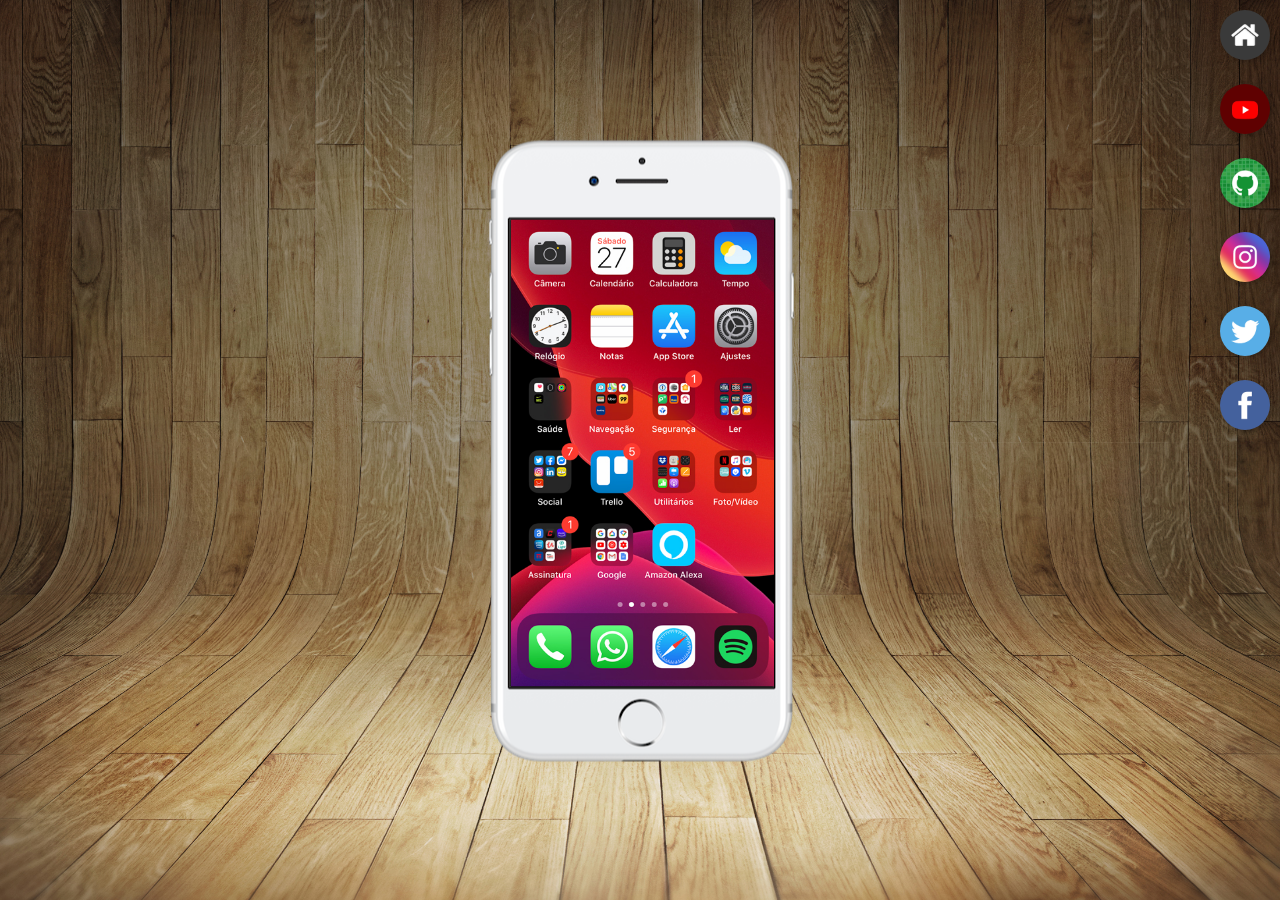
<file: index.html>
<!DOCTYPE html>
<html lang="pt-br">
<head>
    <meta charset="UTF-8">
    <meta name="viewport" content="width=device-width, initial-scale=1.0">
    <link rel="shortcut icon" href="favicon.ico" type="image/x-icon">
    <link rel="stylesheet" href="estilos/style.css">
    <title>Projeto redes sociais</title>
</head>
<body>
    <main>
        <section id="telefone">
            <iframe src="home.html" name="tela" id="tela" frameborder="0">
                Seu navegador nao é compativel com isso
            </iframe>
        </section>

        <section id="redes-sociais">
            <a href="home.html" target="tela"><img src="imagens/logo-home.jpg" alt=""></a><br>
            <a href="youtube.html" target="tela"><img src="imagens/logo-youtube.jpg" alt=""></a><br>
            <a href="github.html" target="tela"><img src="imagens/logo-github.jpg" alt=""></a><br>
            <a href="instagram.html" target="tela"><img src="imagens/logo-instagram.jpg" alt=""></a><br>
            <a href="twitter.html" target="tela"><img src="imagens/logo-twitter.jpg" alt=""></a><br>
            <a href="facebook.html" target="tela"><img src="imagens/logo-facebook.jpg" alt=""></a>
        </section>
    </main>
</body>
</html>
</file>
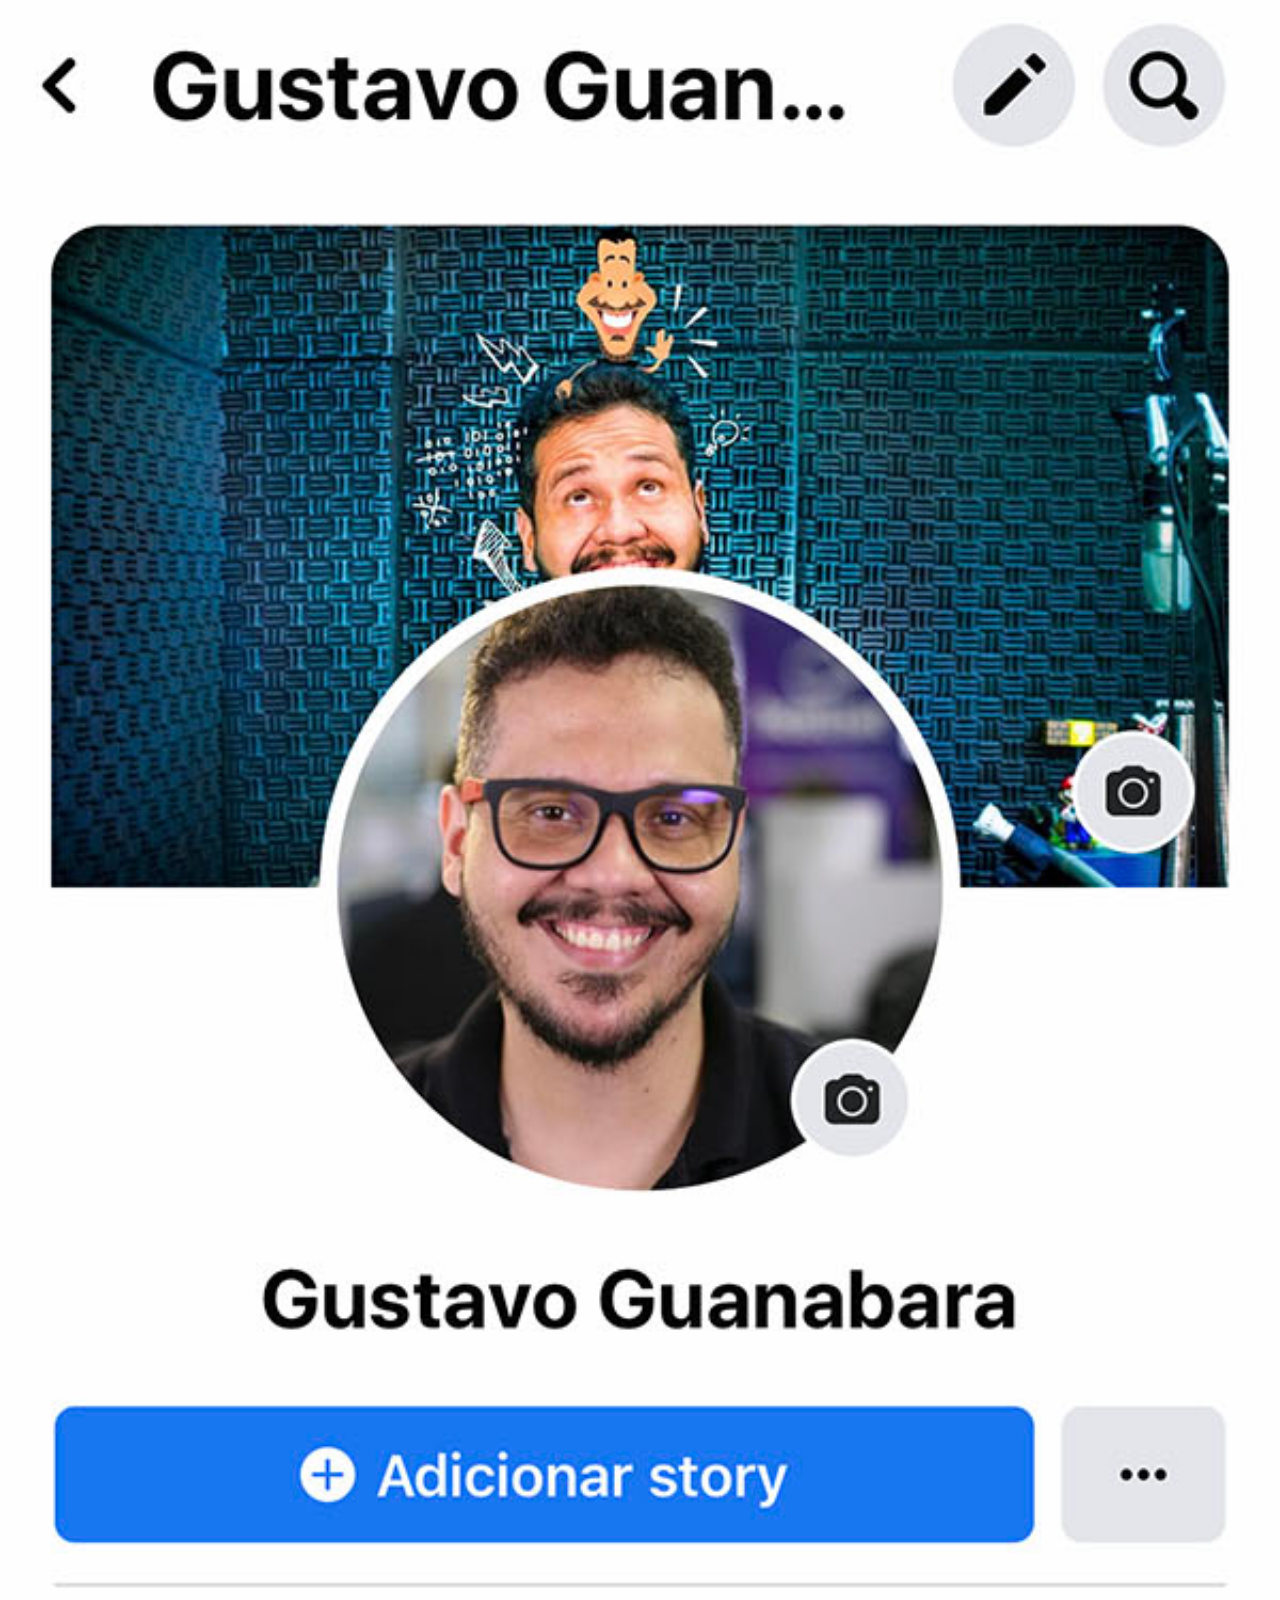
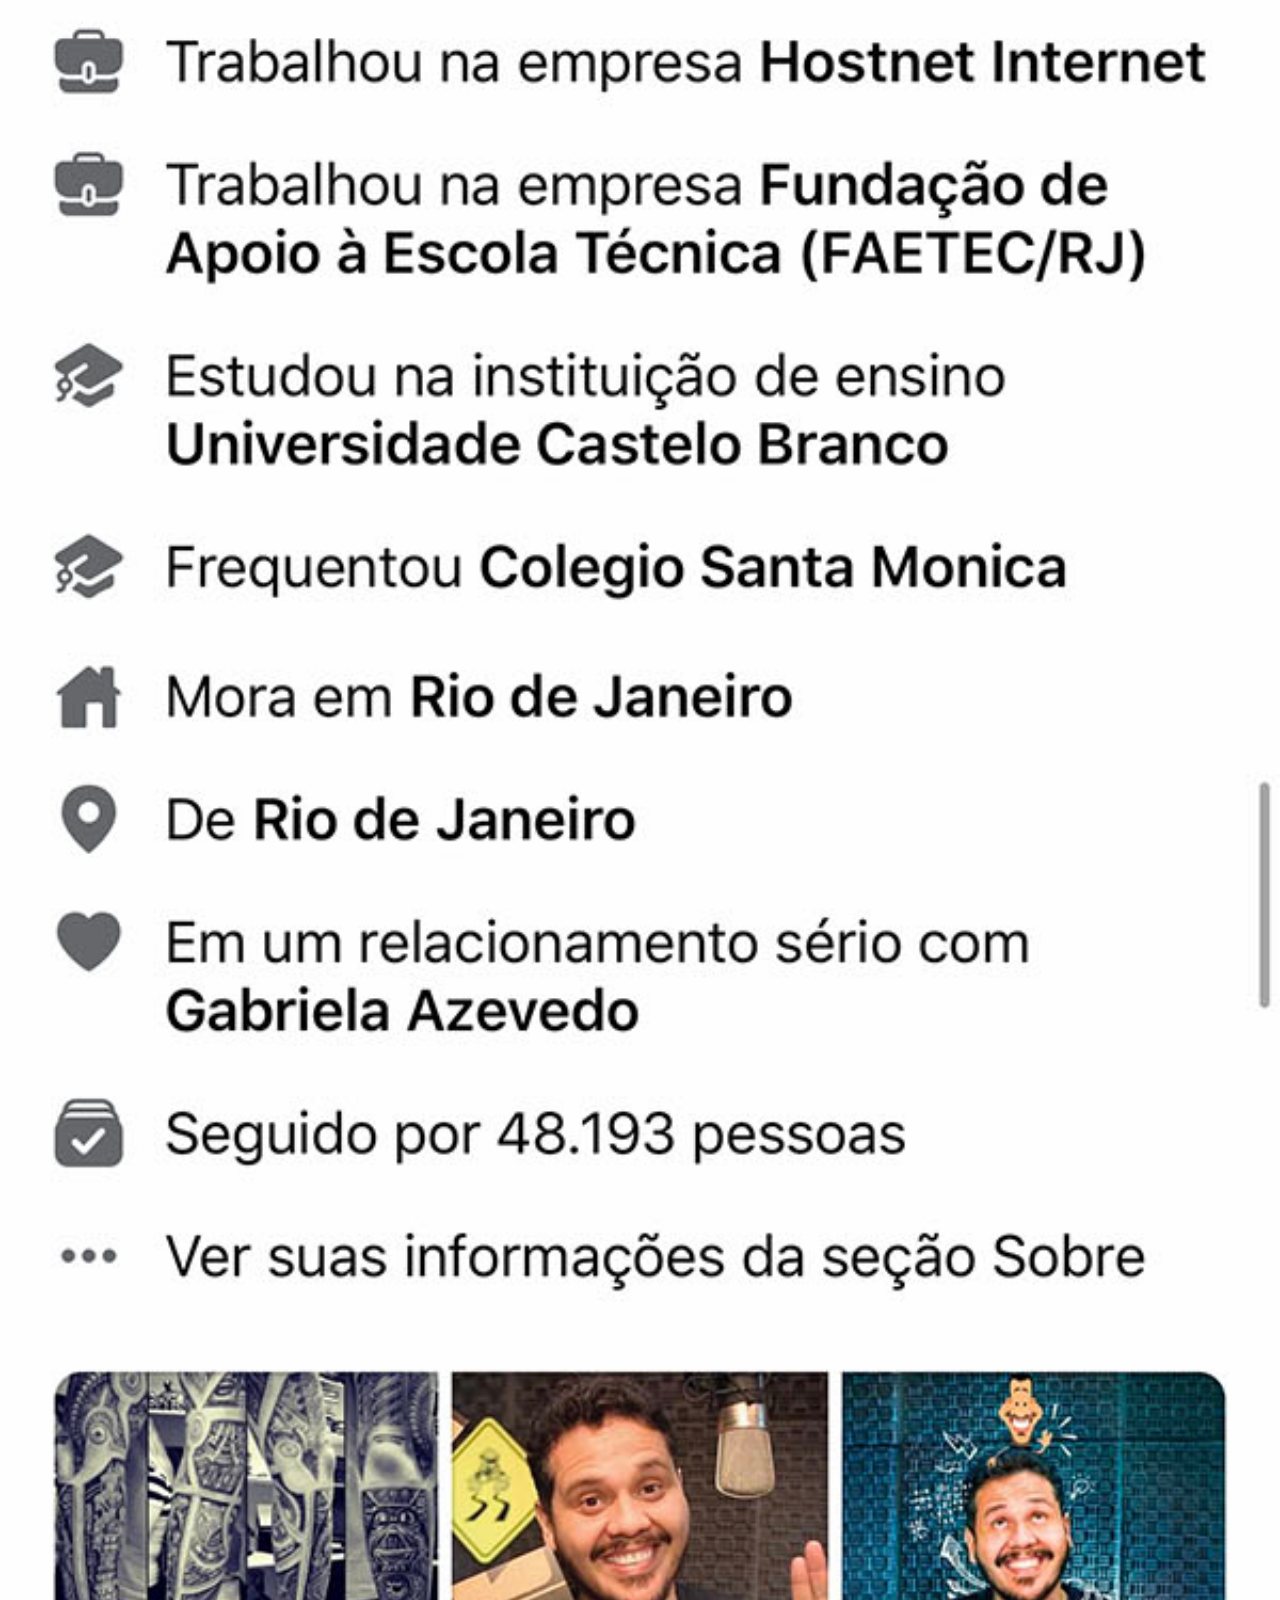
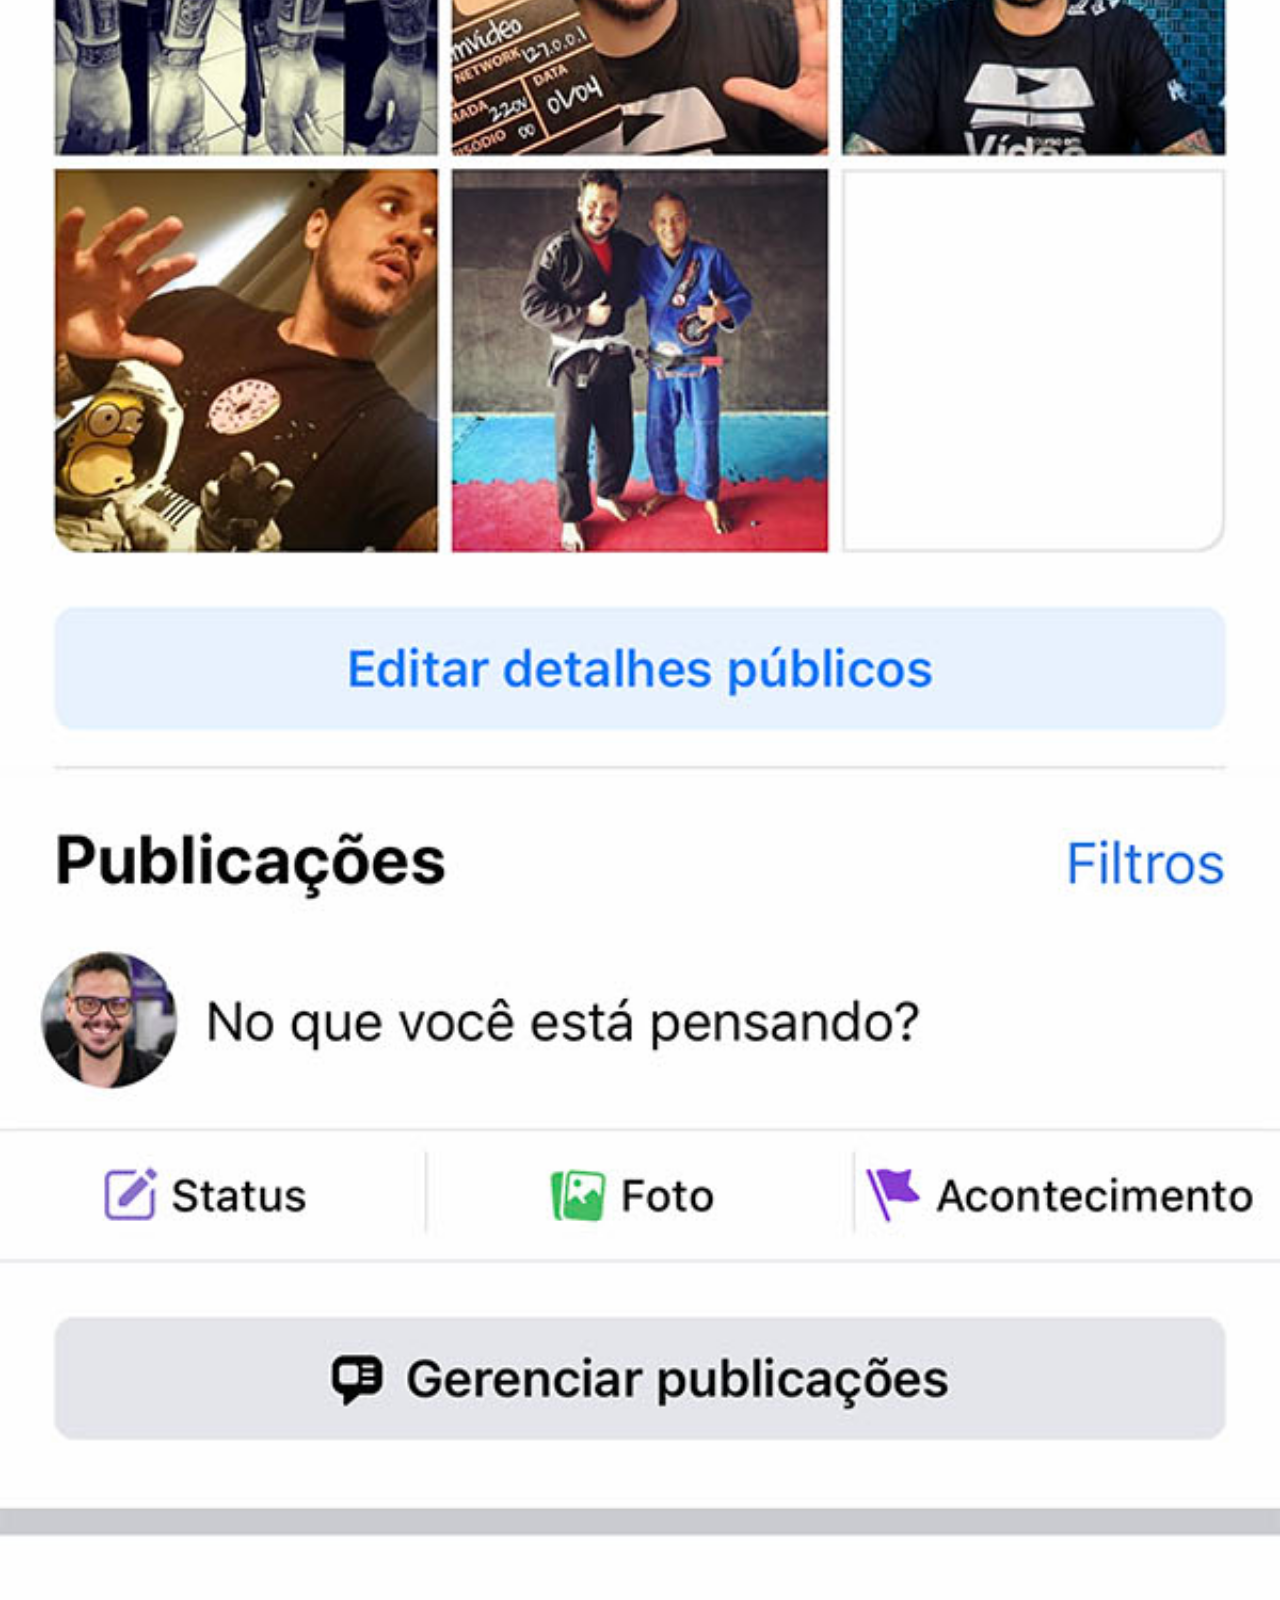
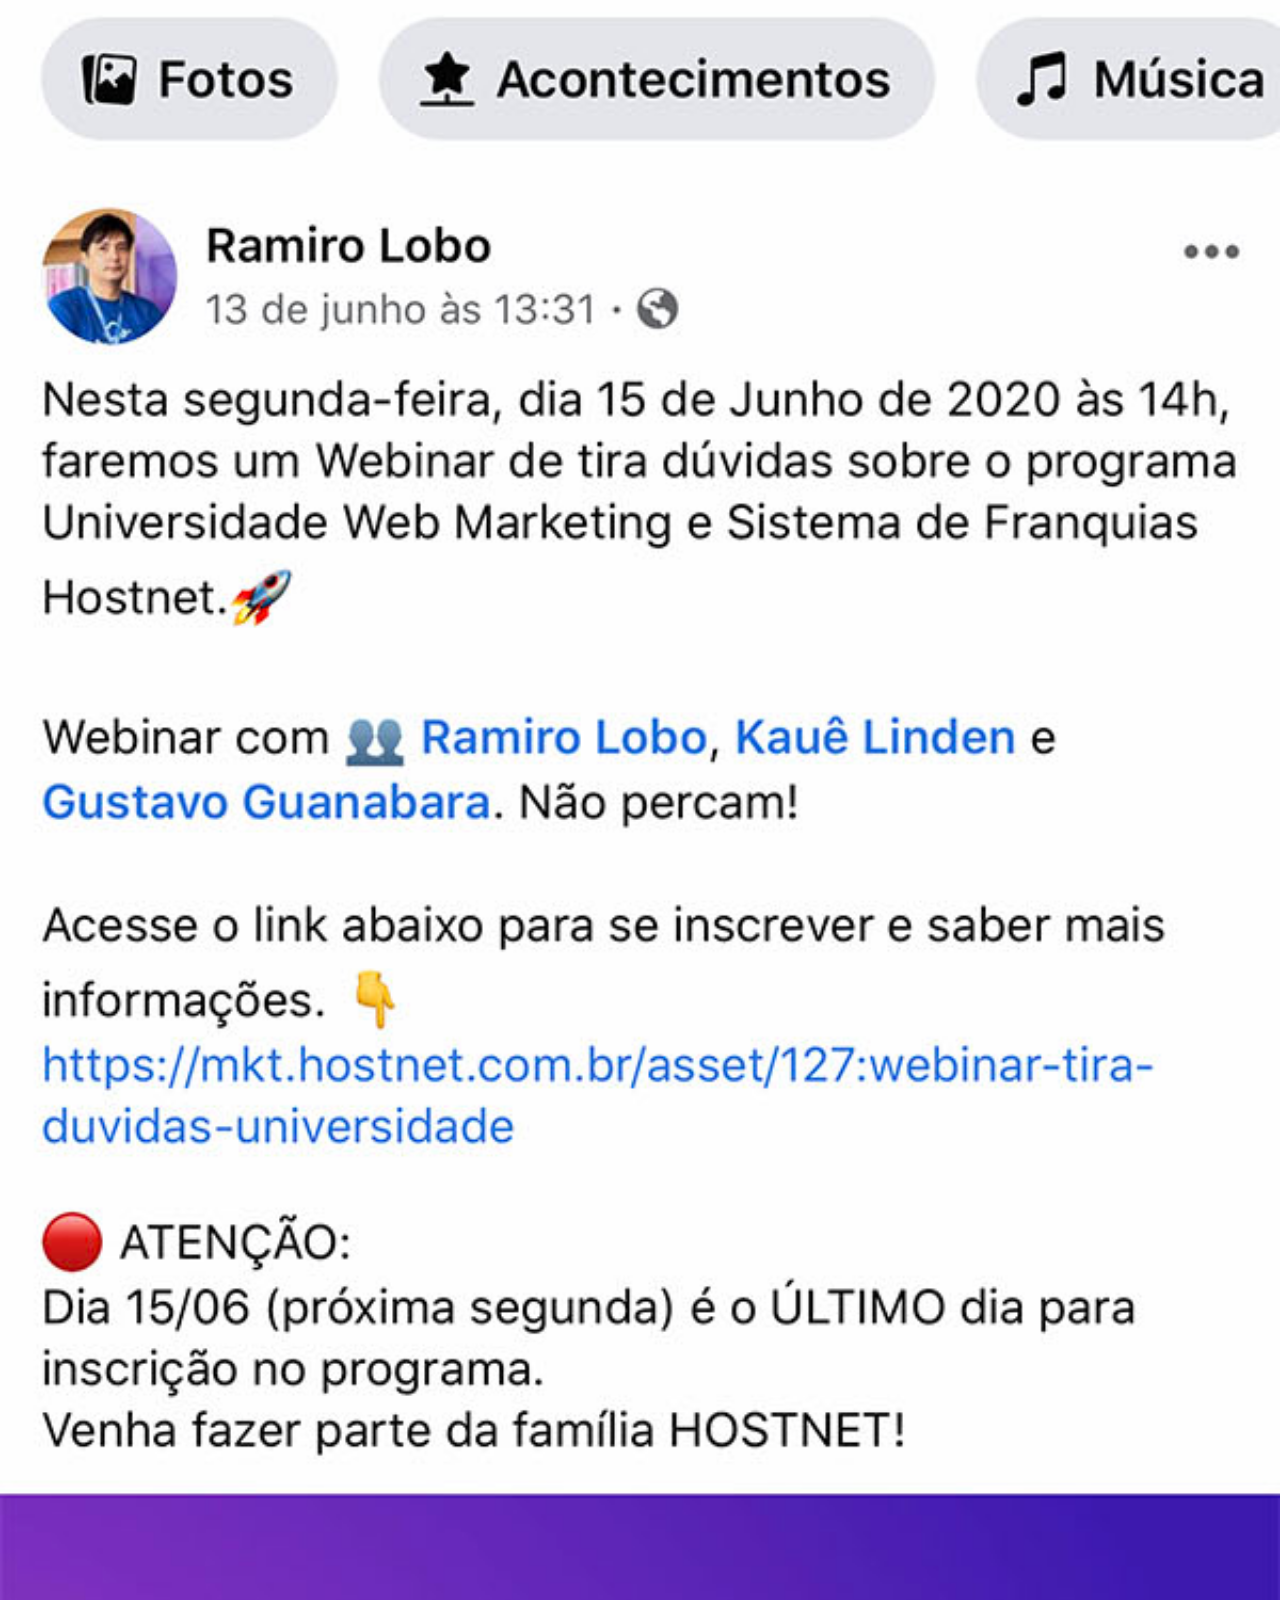
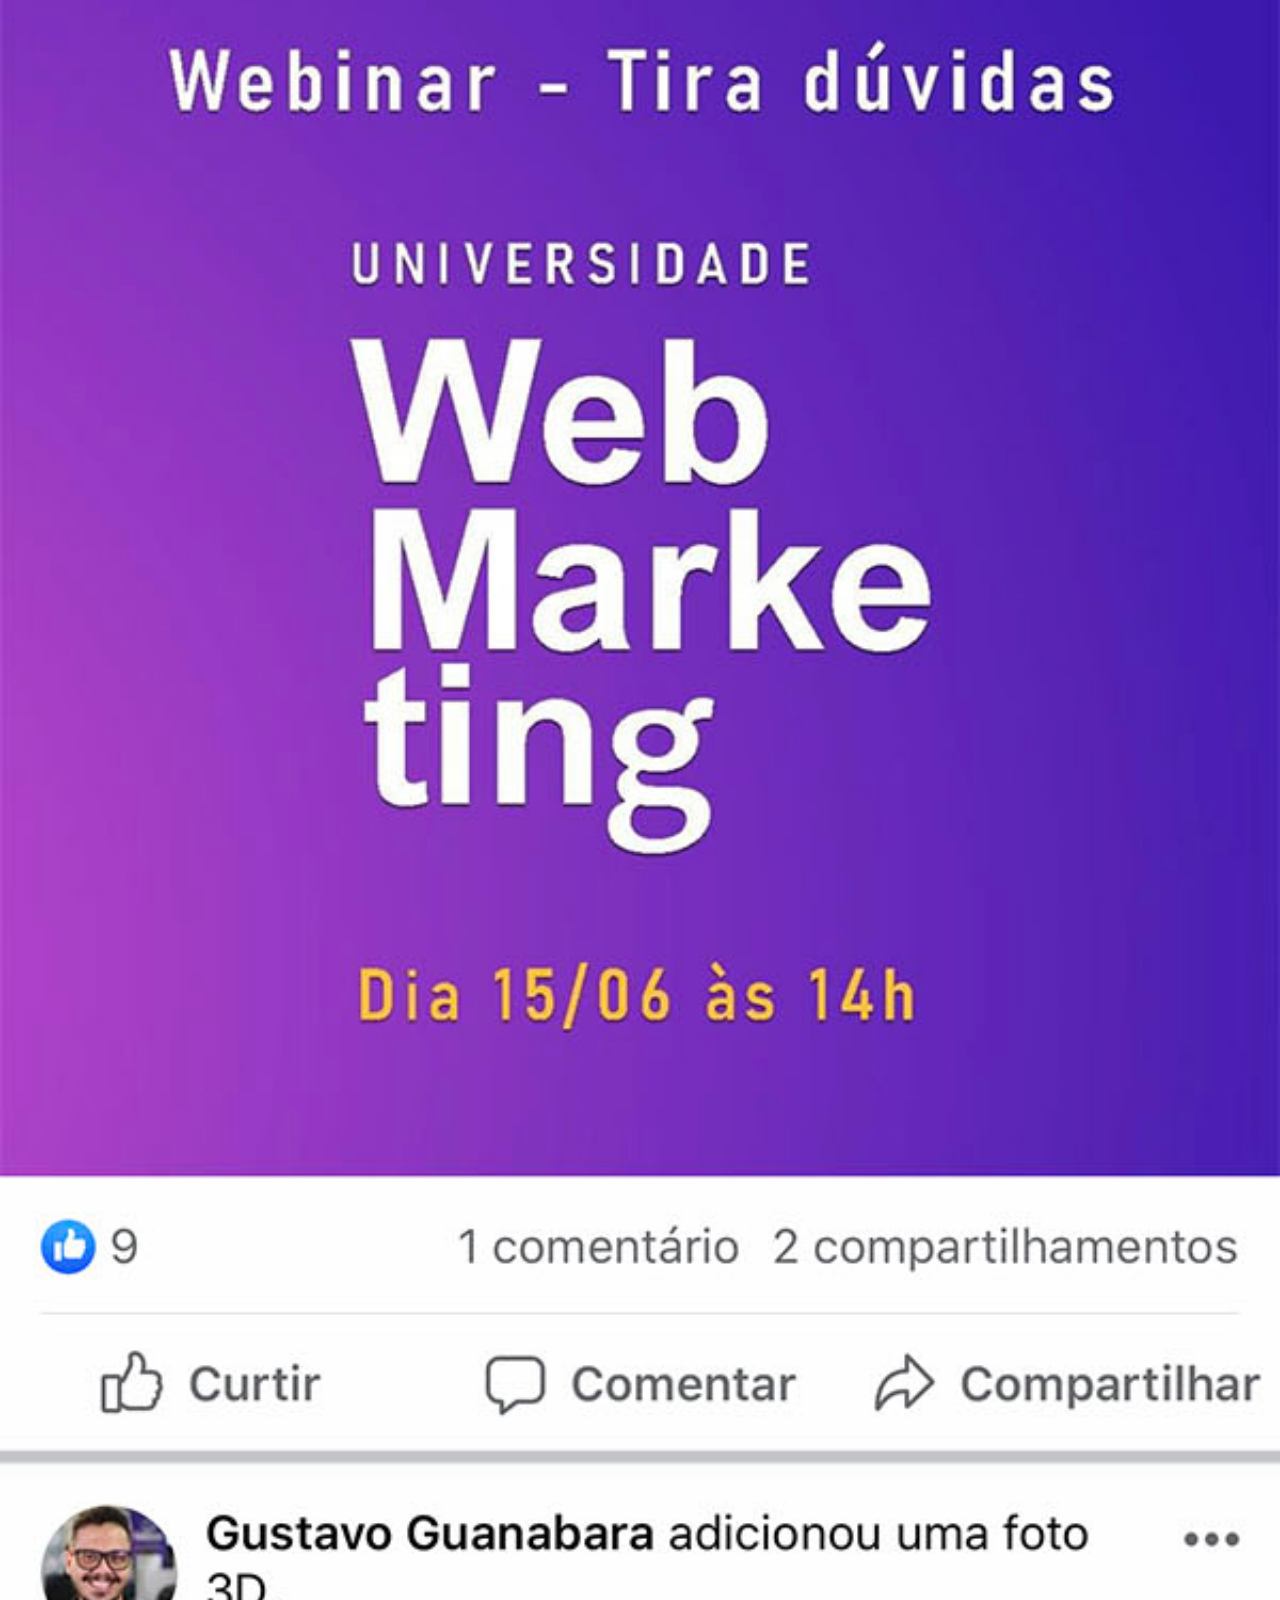
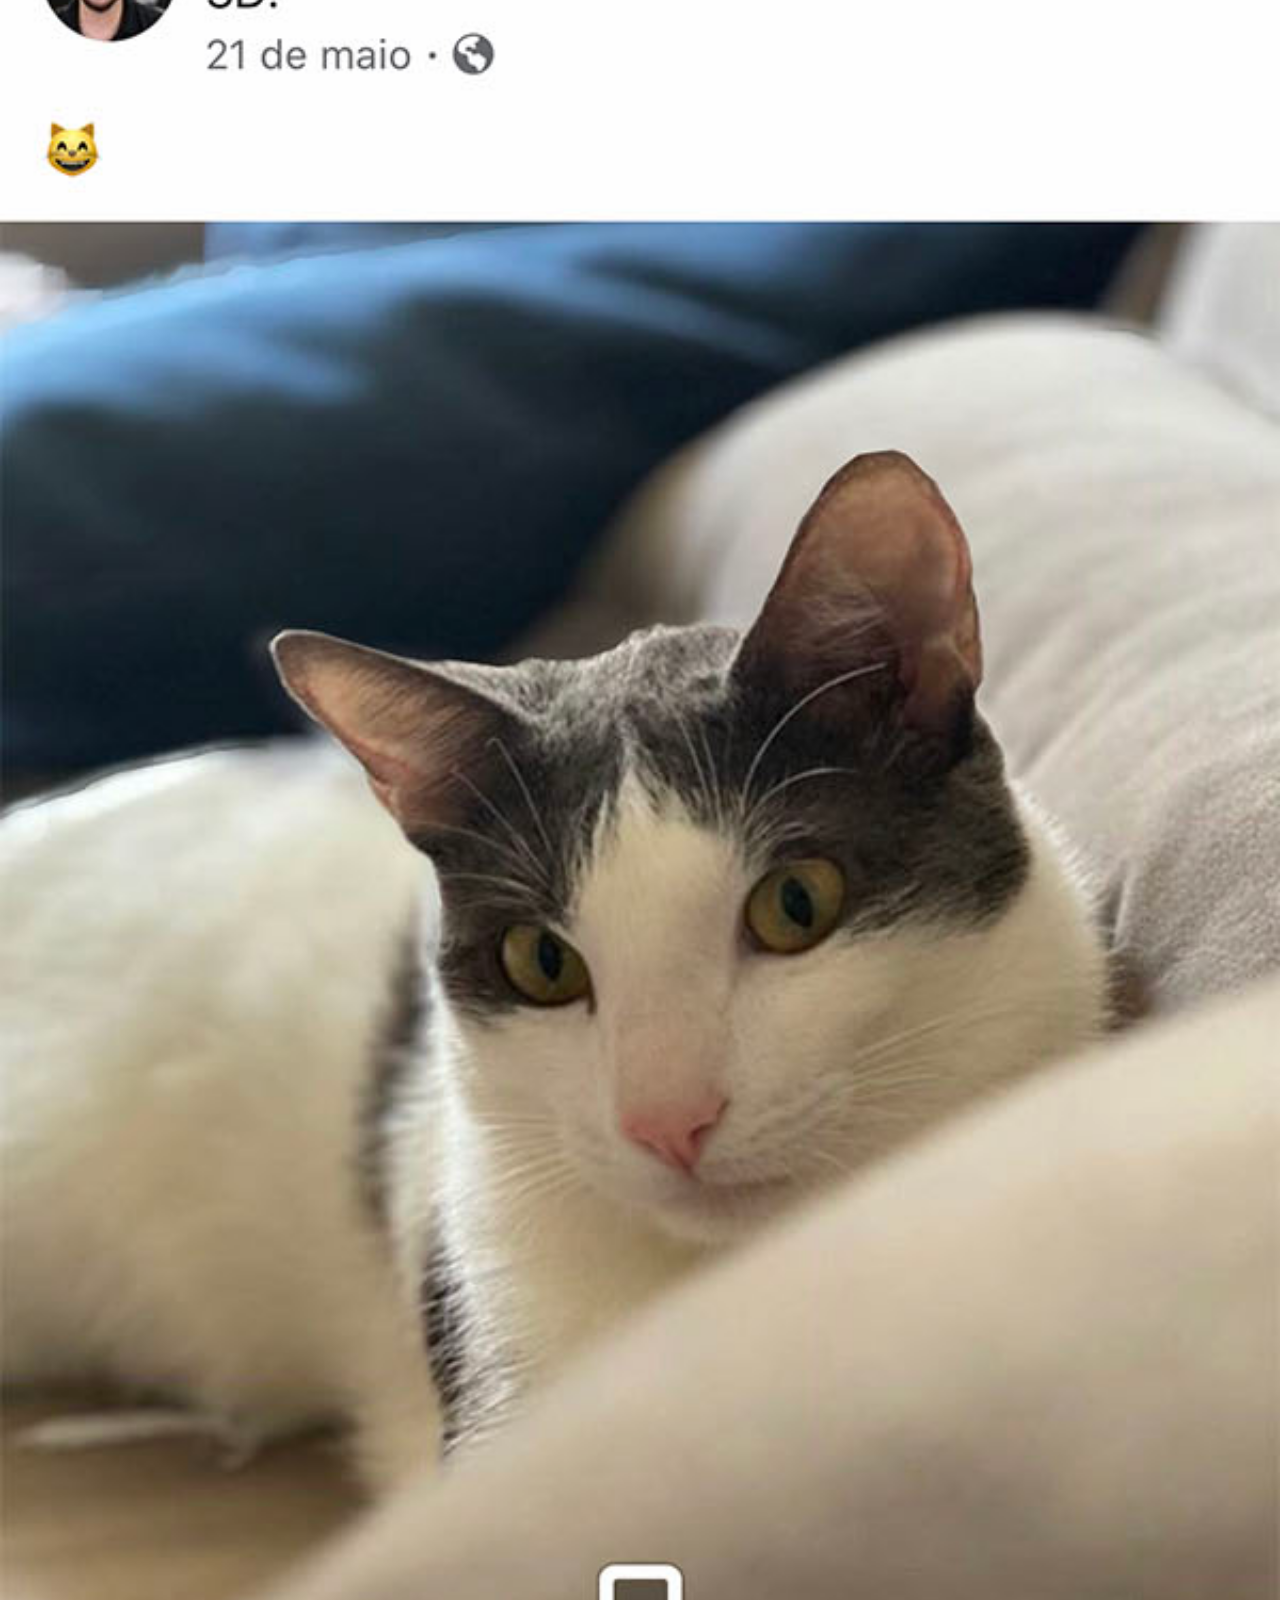
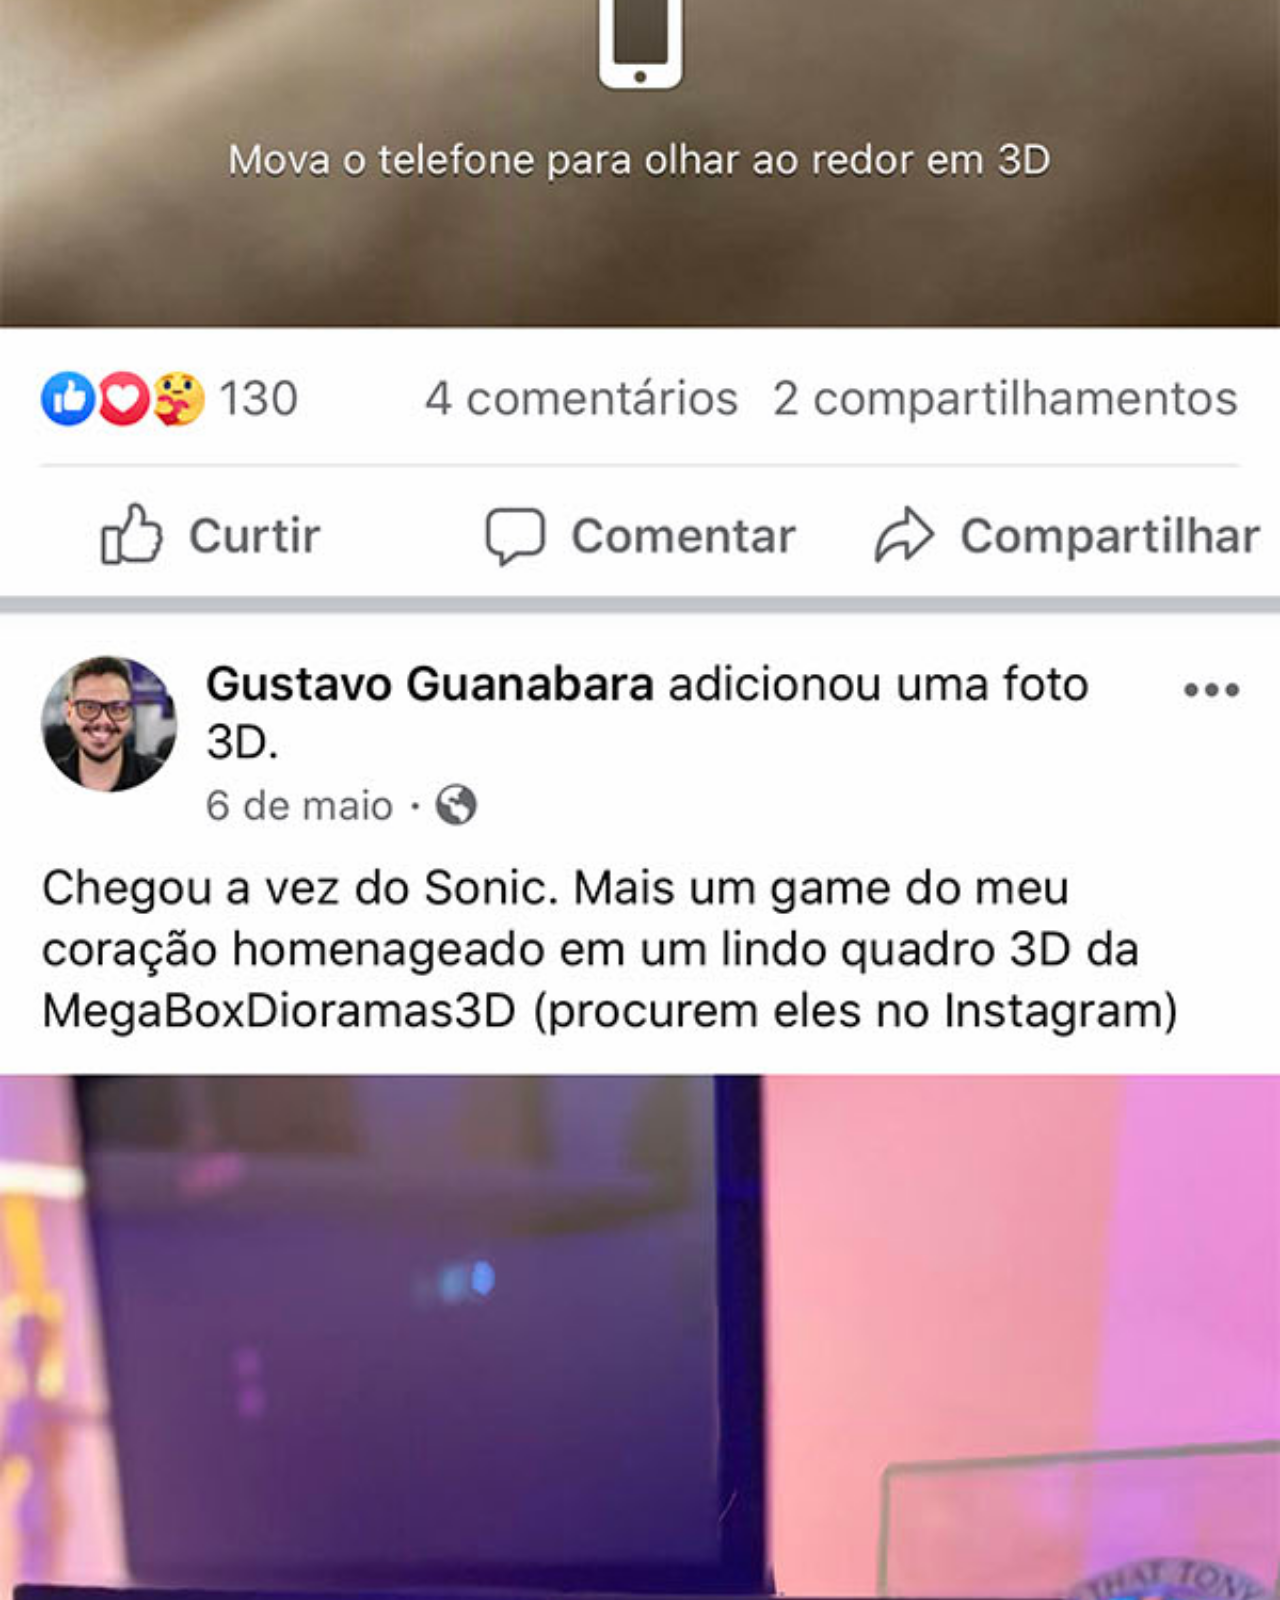
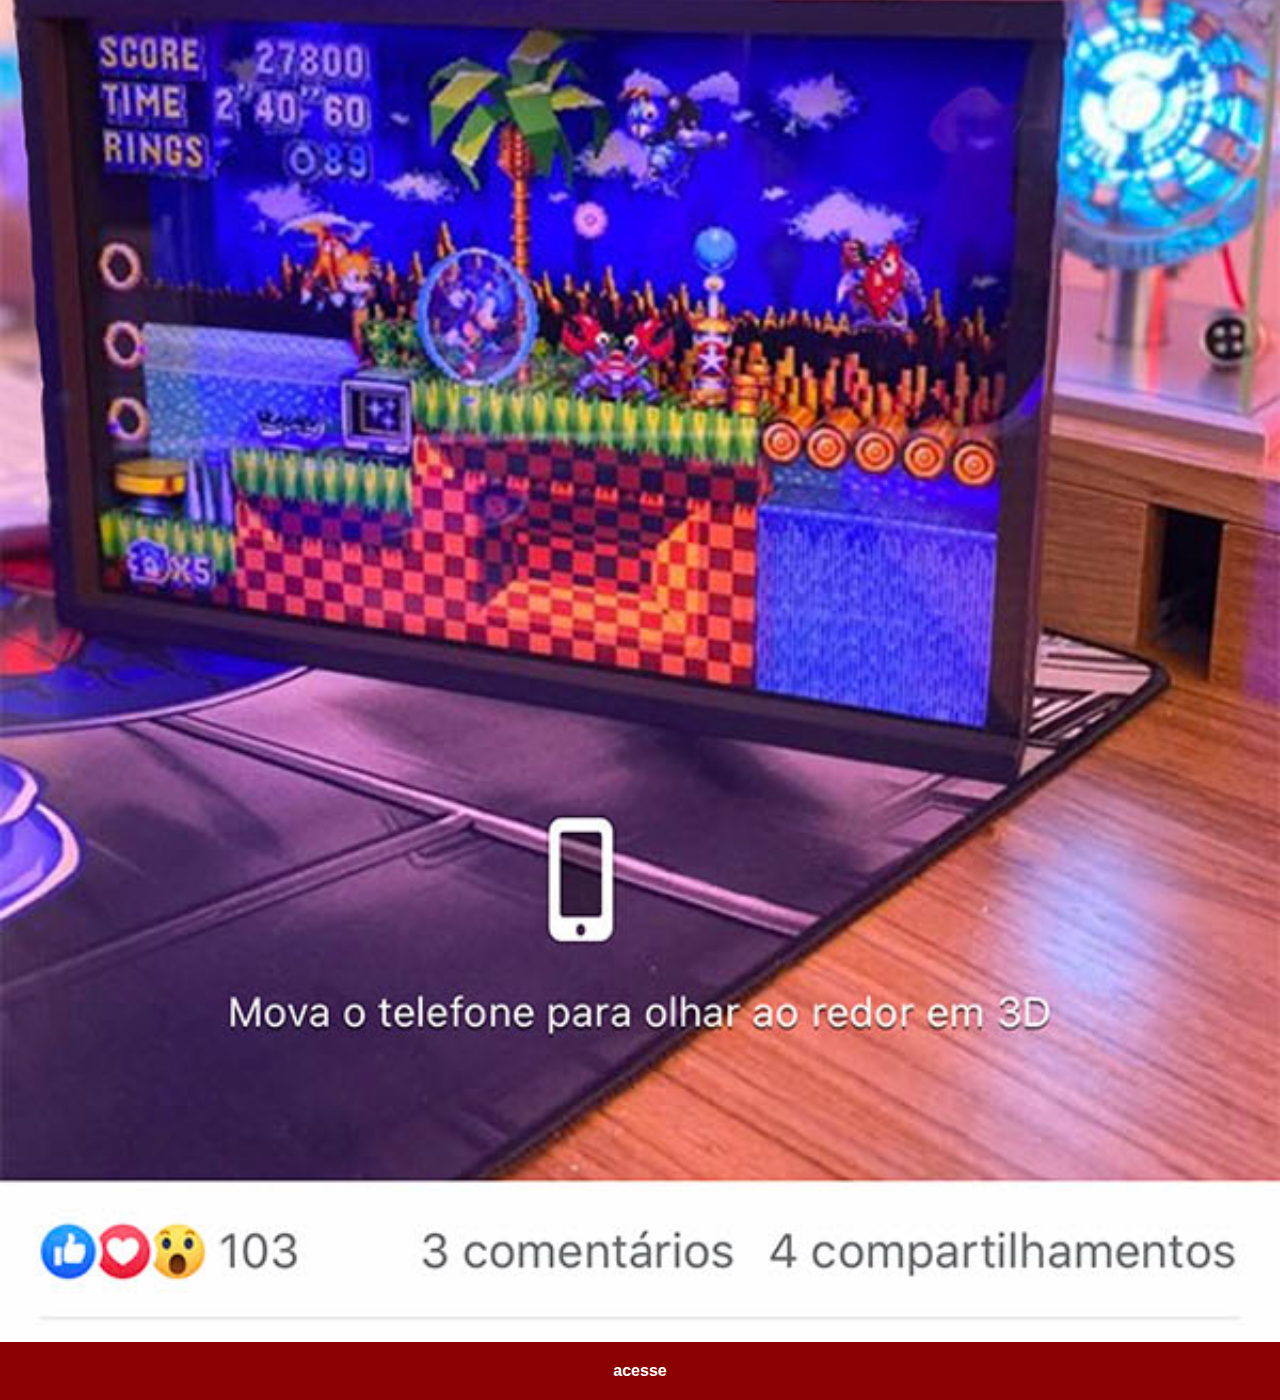
<file: facebook.html>
<!DOCTYPE html>
<html lang="pt-br">
<head>
    <meta charset="UTF-8">
    <meta name="viewport" content="width=device-width, initial-scale=1.0">
    <title>Document</title>
    <link rel="stylesheet" href="estilos/social.css">
</head>
<body>
    <img src="imagens/tela-facebook.jpg" alt="facebook"><a href="www.facebook.com">acesse</a>
</body>
</html>
</file>
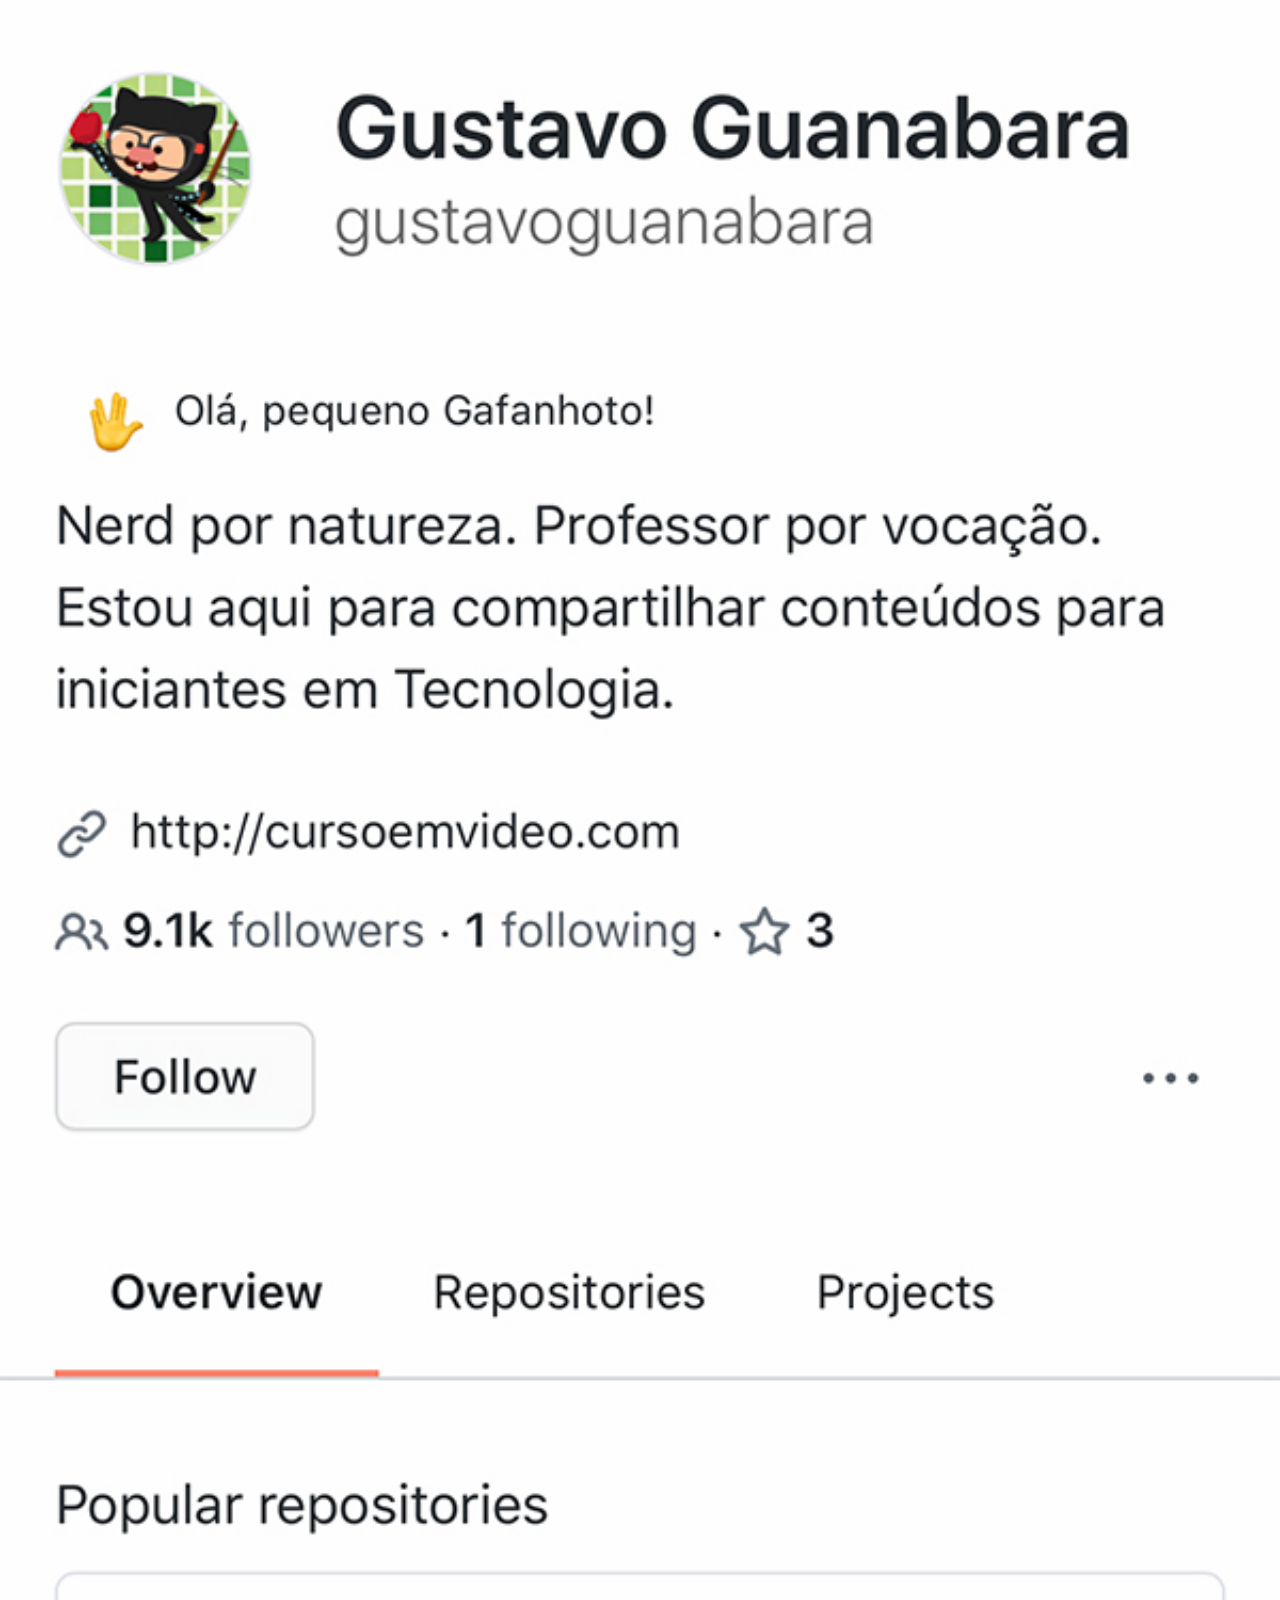
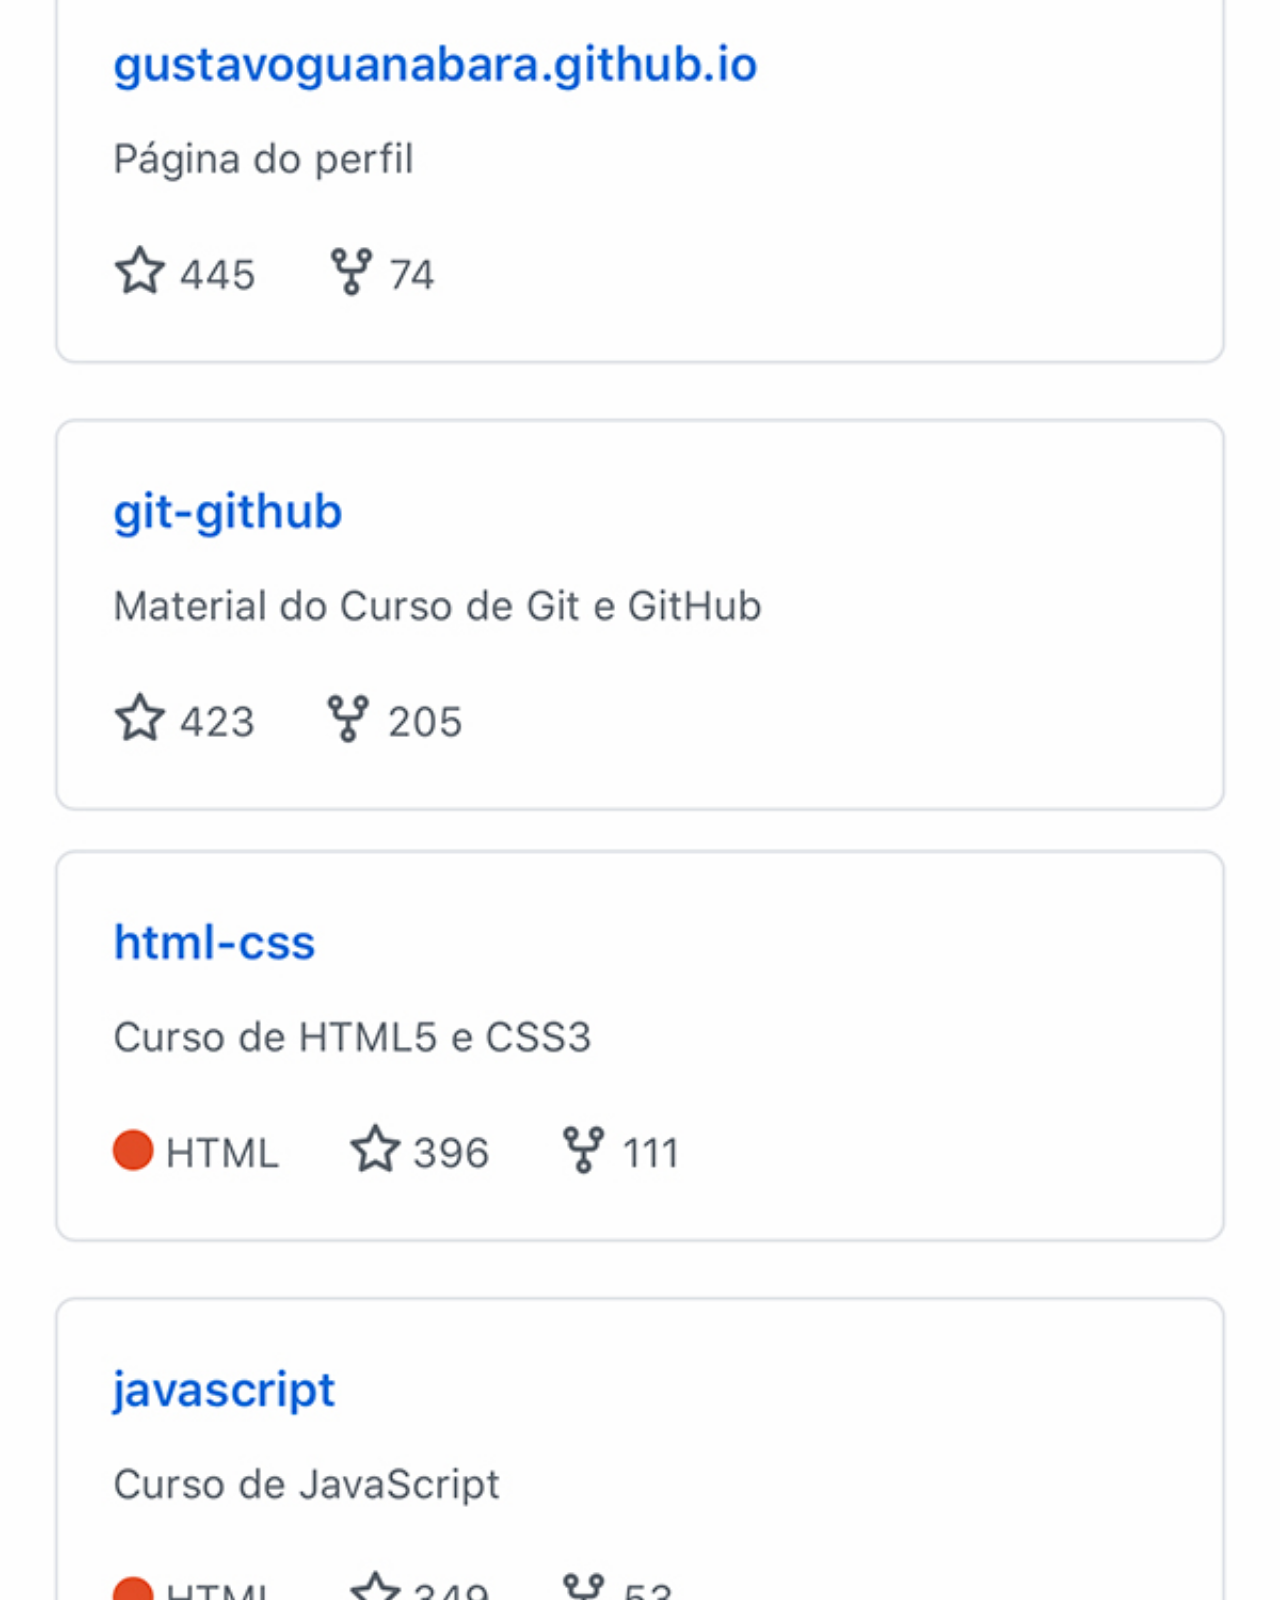
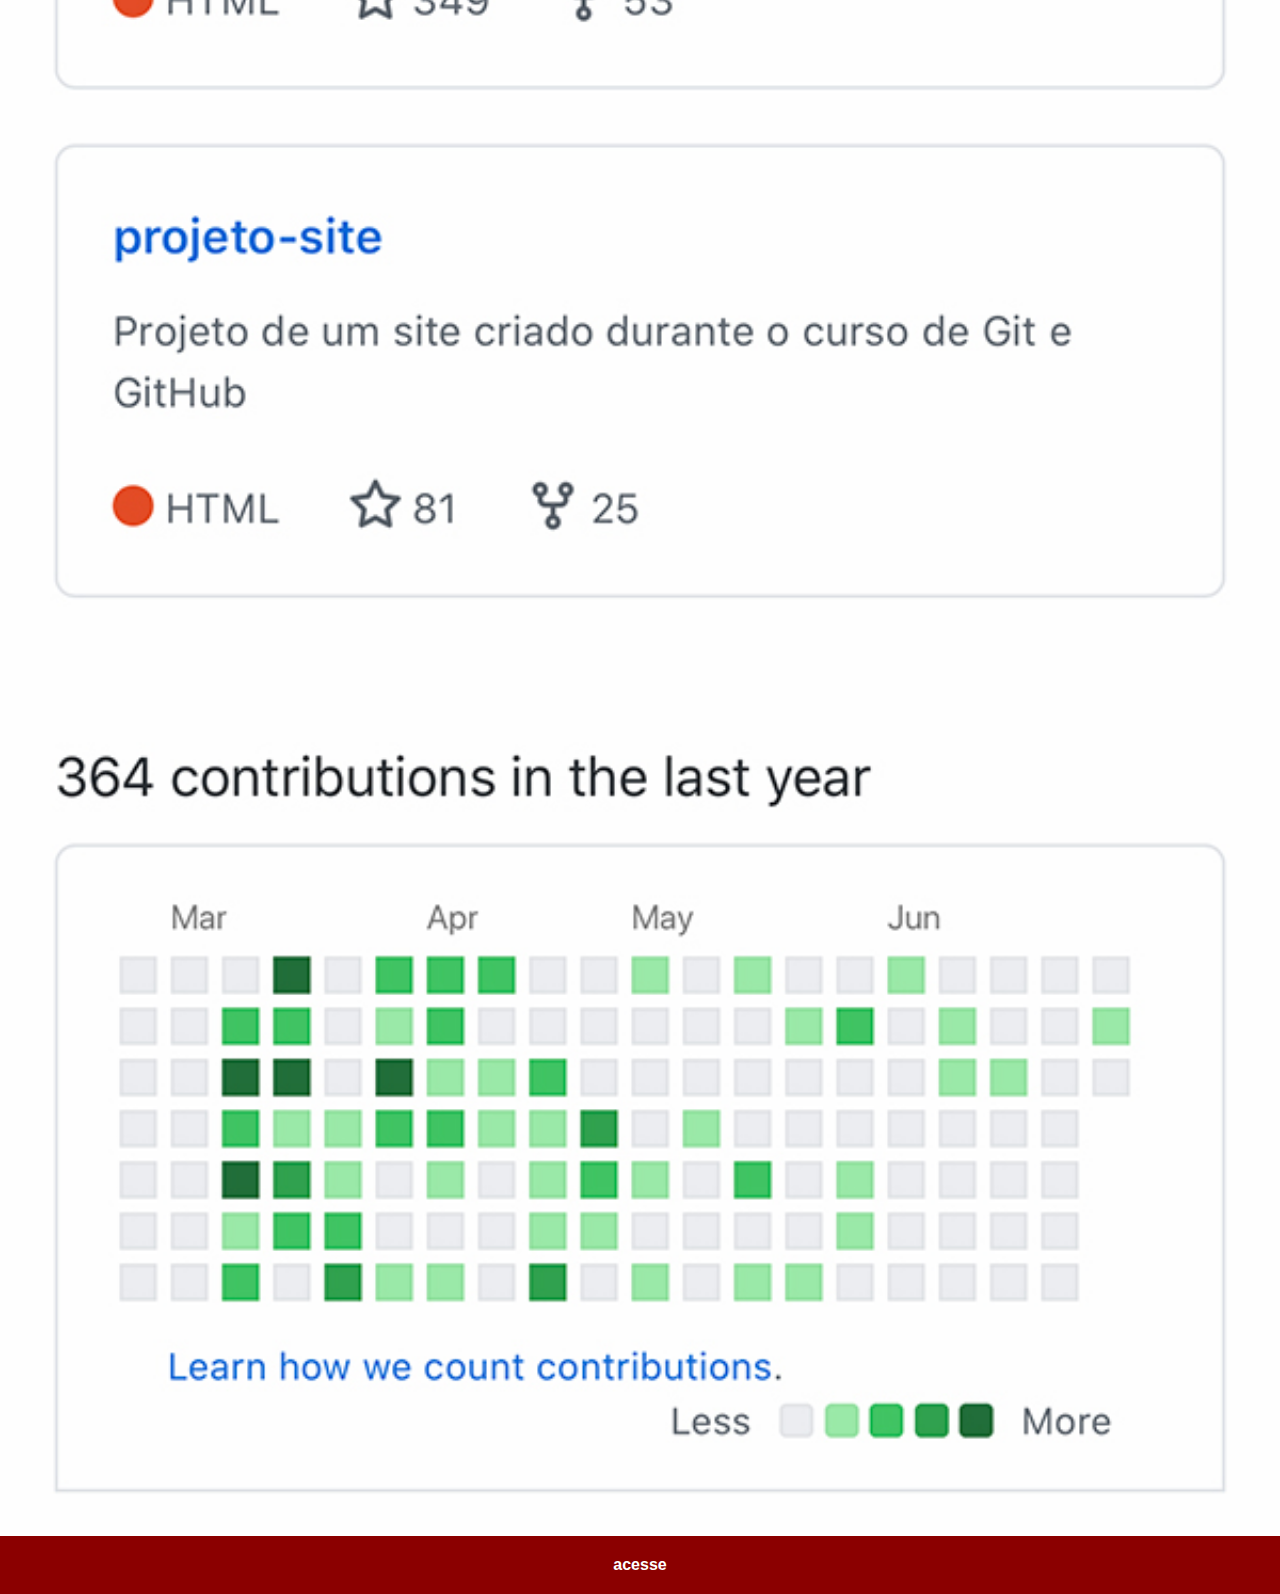
<file: github.html>
<!DOCTYPE html>
<html lang="pt-br">
<head>
    <meta charset="UTF-8">
    <meta name="viewport" content="width=device-width, initial-scale=1.0">
    <title>Document</title>
    <link rel="stylesheet" href="estilos/social.css">
</head>
<body>
    <img src="imagens/tela-github.jpg" alt="github"><a href="https://github.com" target="_blank">acesse</a>
</body>
</html>
</file>
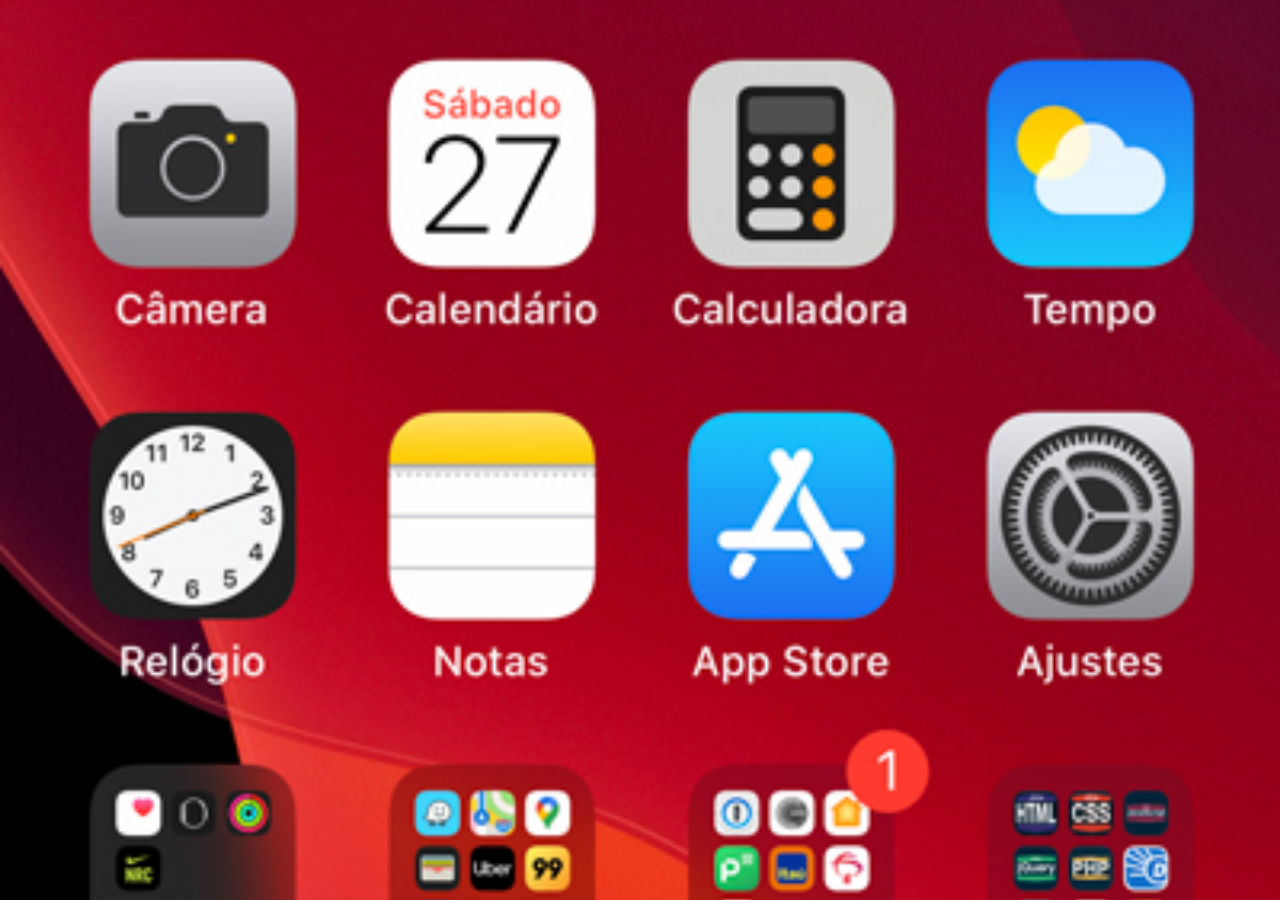
<file: home.html>
<!DOCTYPE html>
<html lang="pt-br">
<head>
    <meta charset="UTF-8">
    <meta name="viewport" content="width=device-width, initial-scale=1.0">
    <title>Home</title>
    <style>
        *{
            margin: 0px;
            padding: 0px;

        }

        body{
            width: 100vw;
            height: 100vh;
            background: black url('imagens/tela-home.jpg') no-repeat top center;
            background-size: cover;
        }
    </style>
</head>
<body>
    
</body>
</html>
</file>
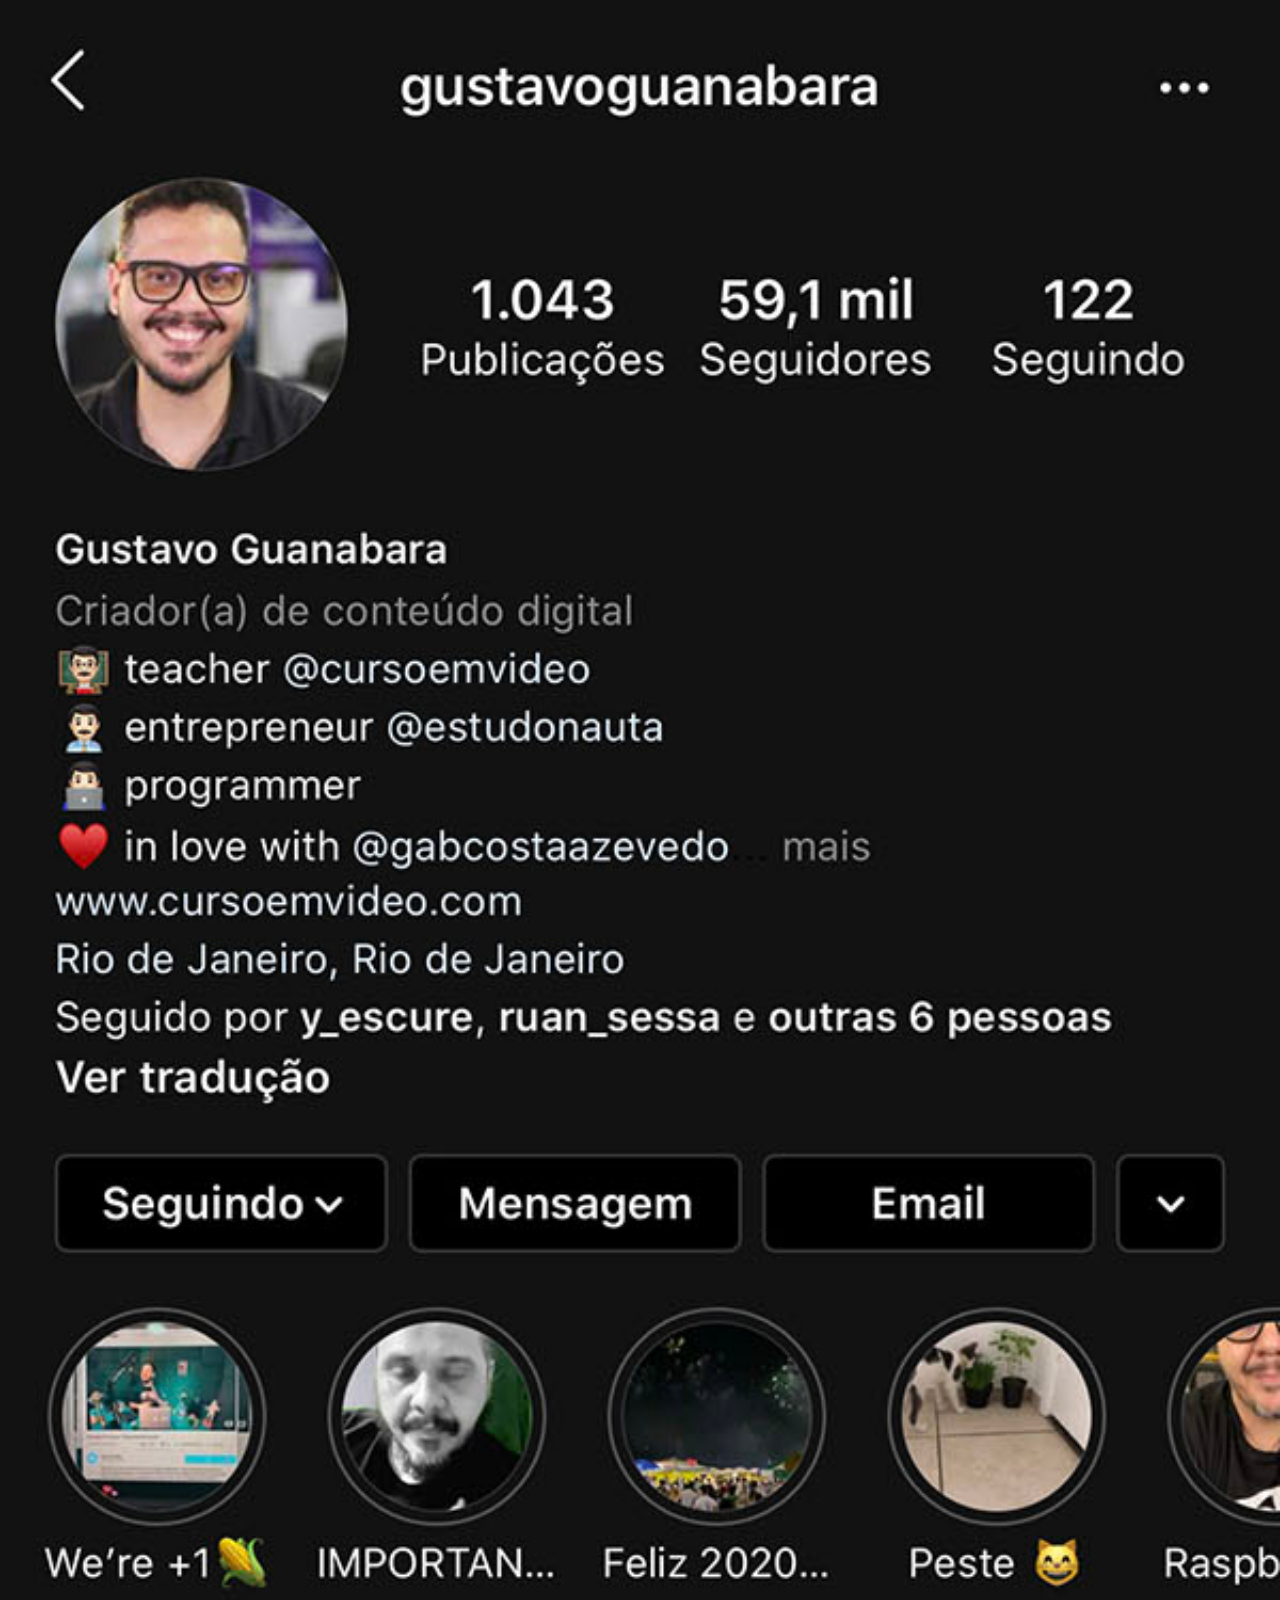
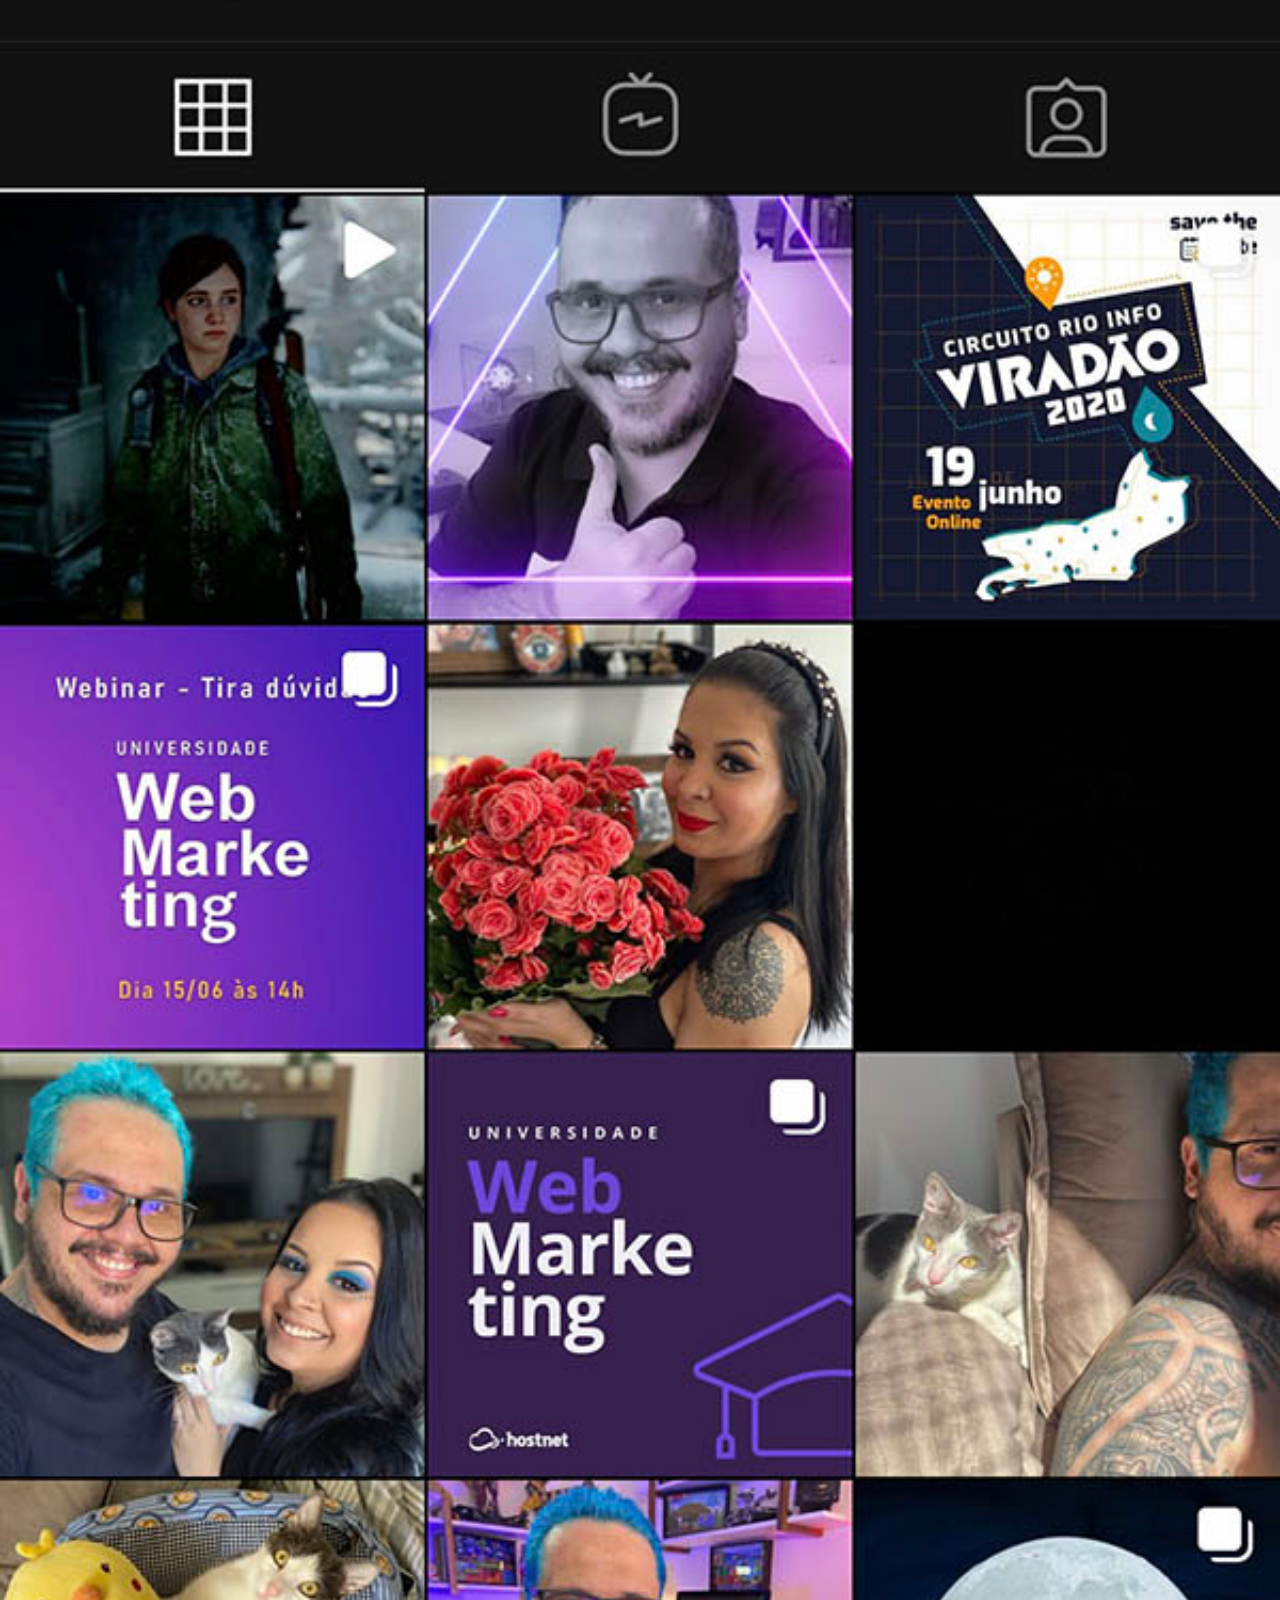
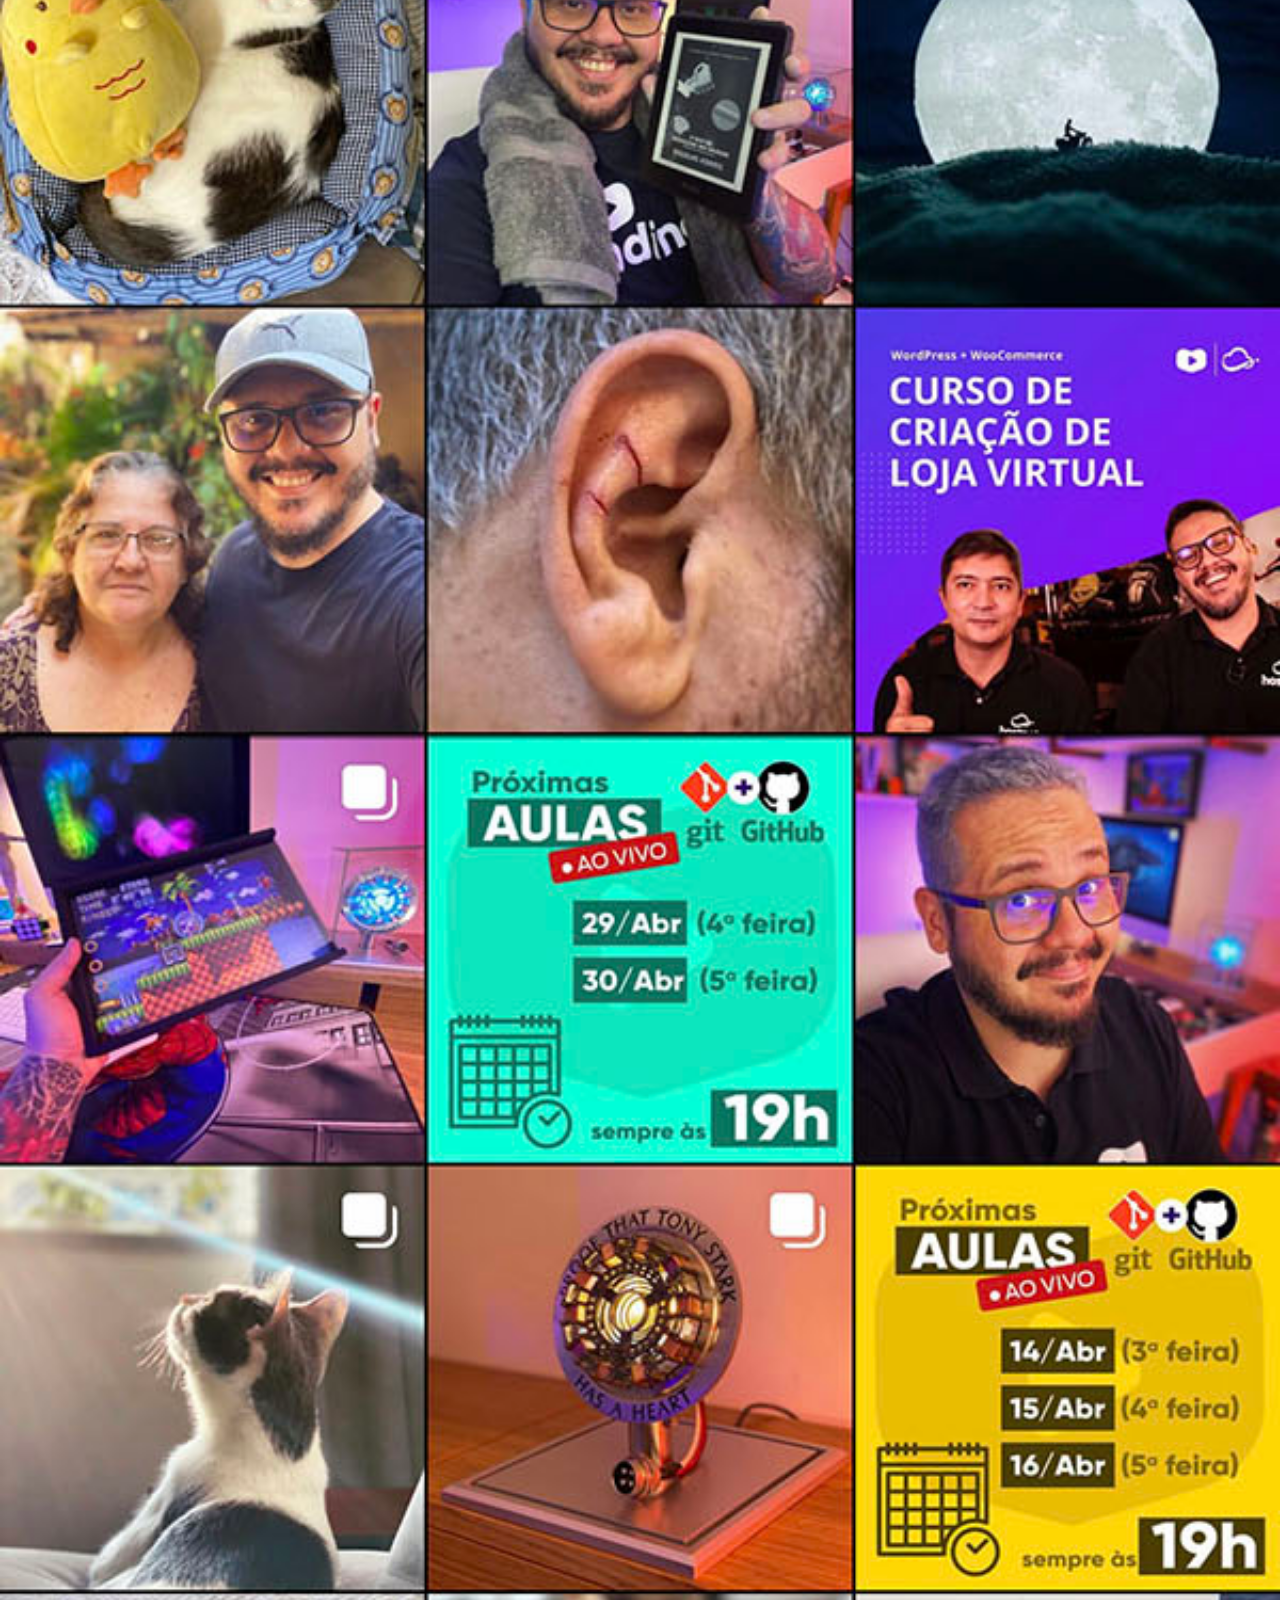
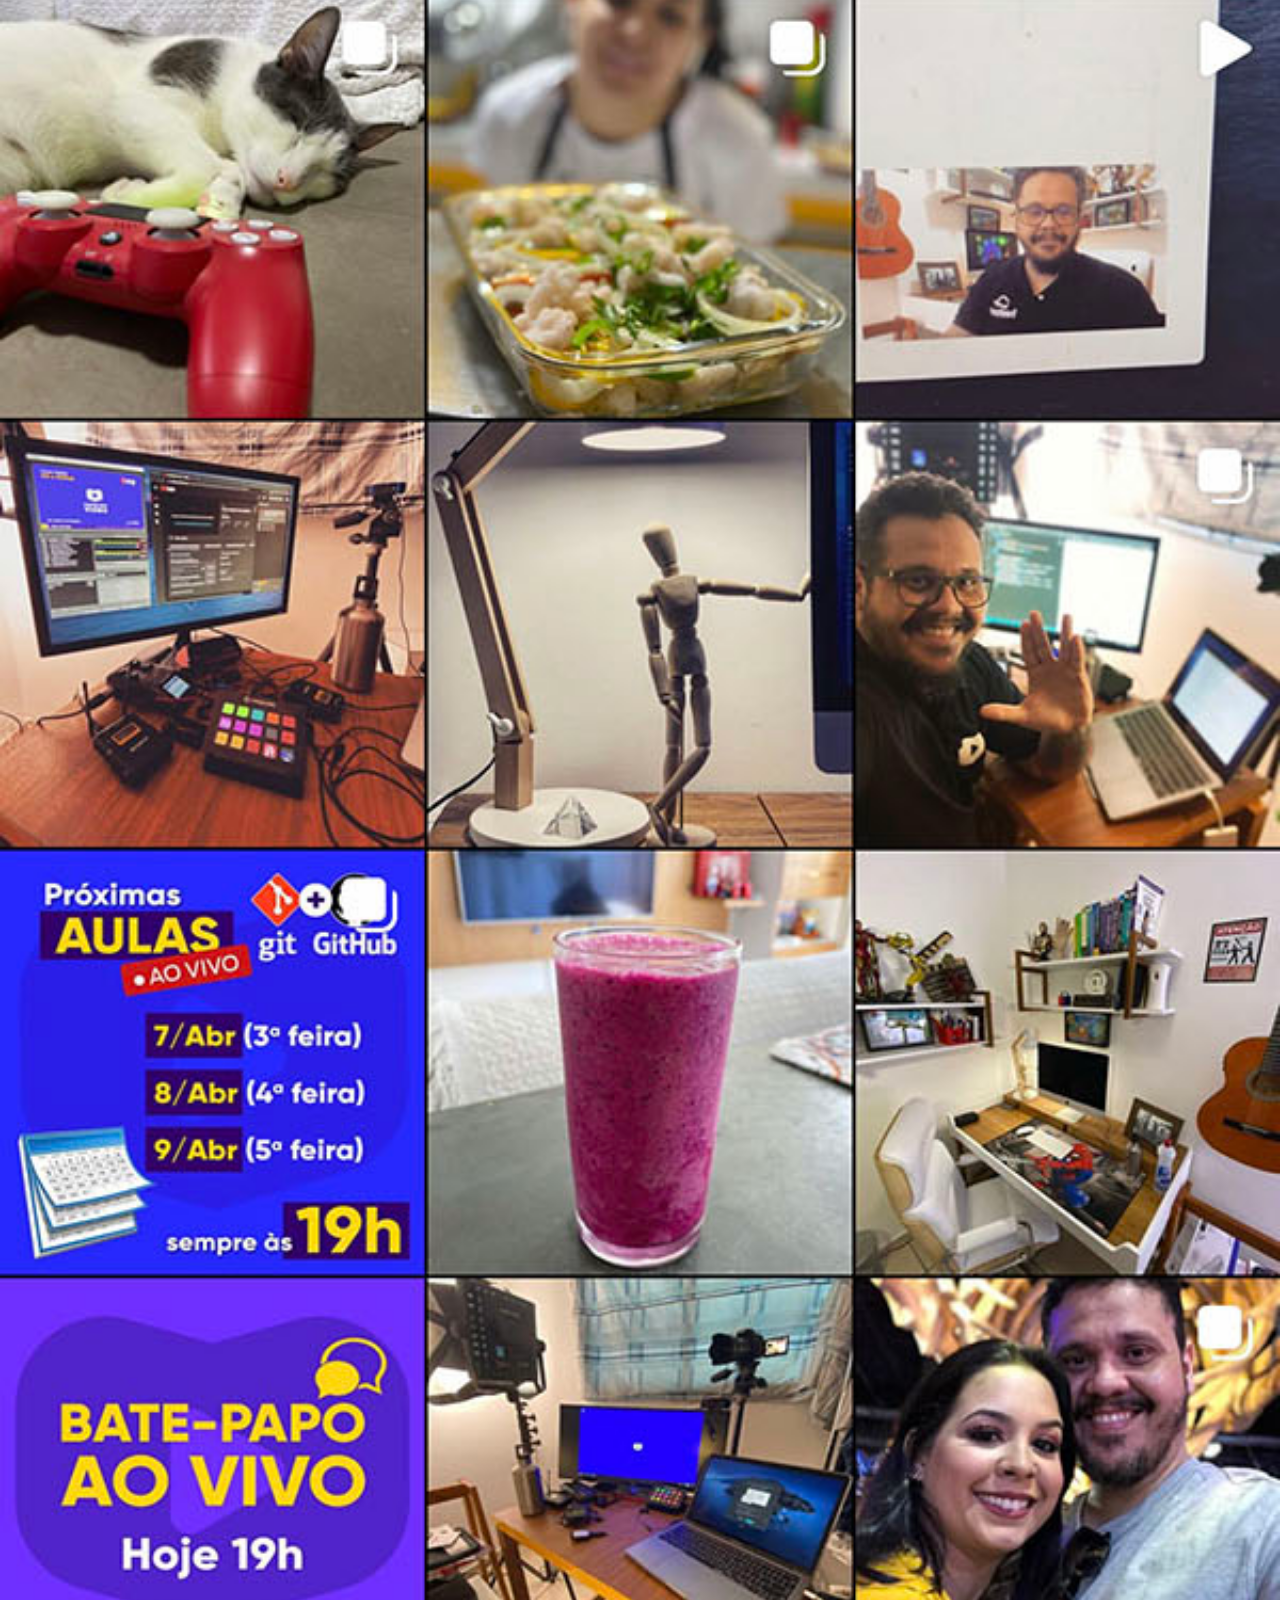
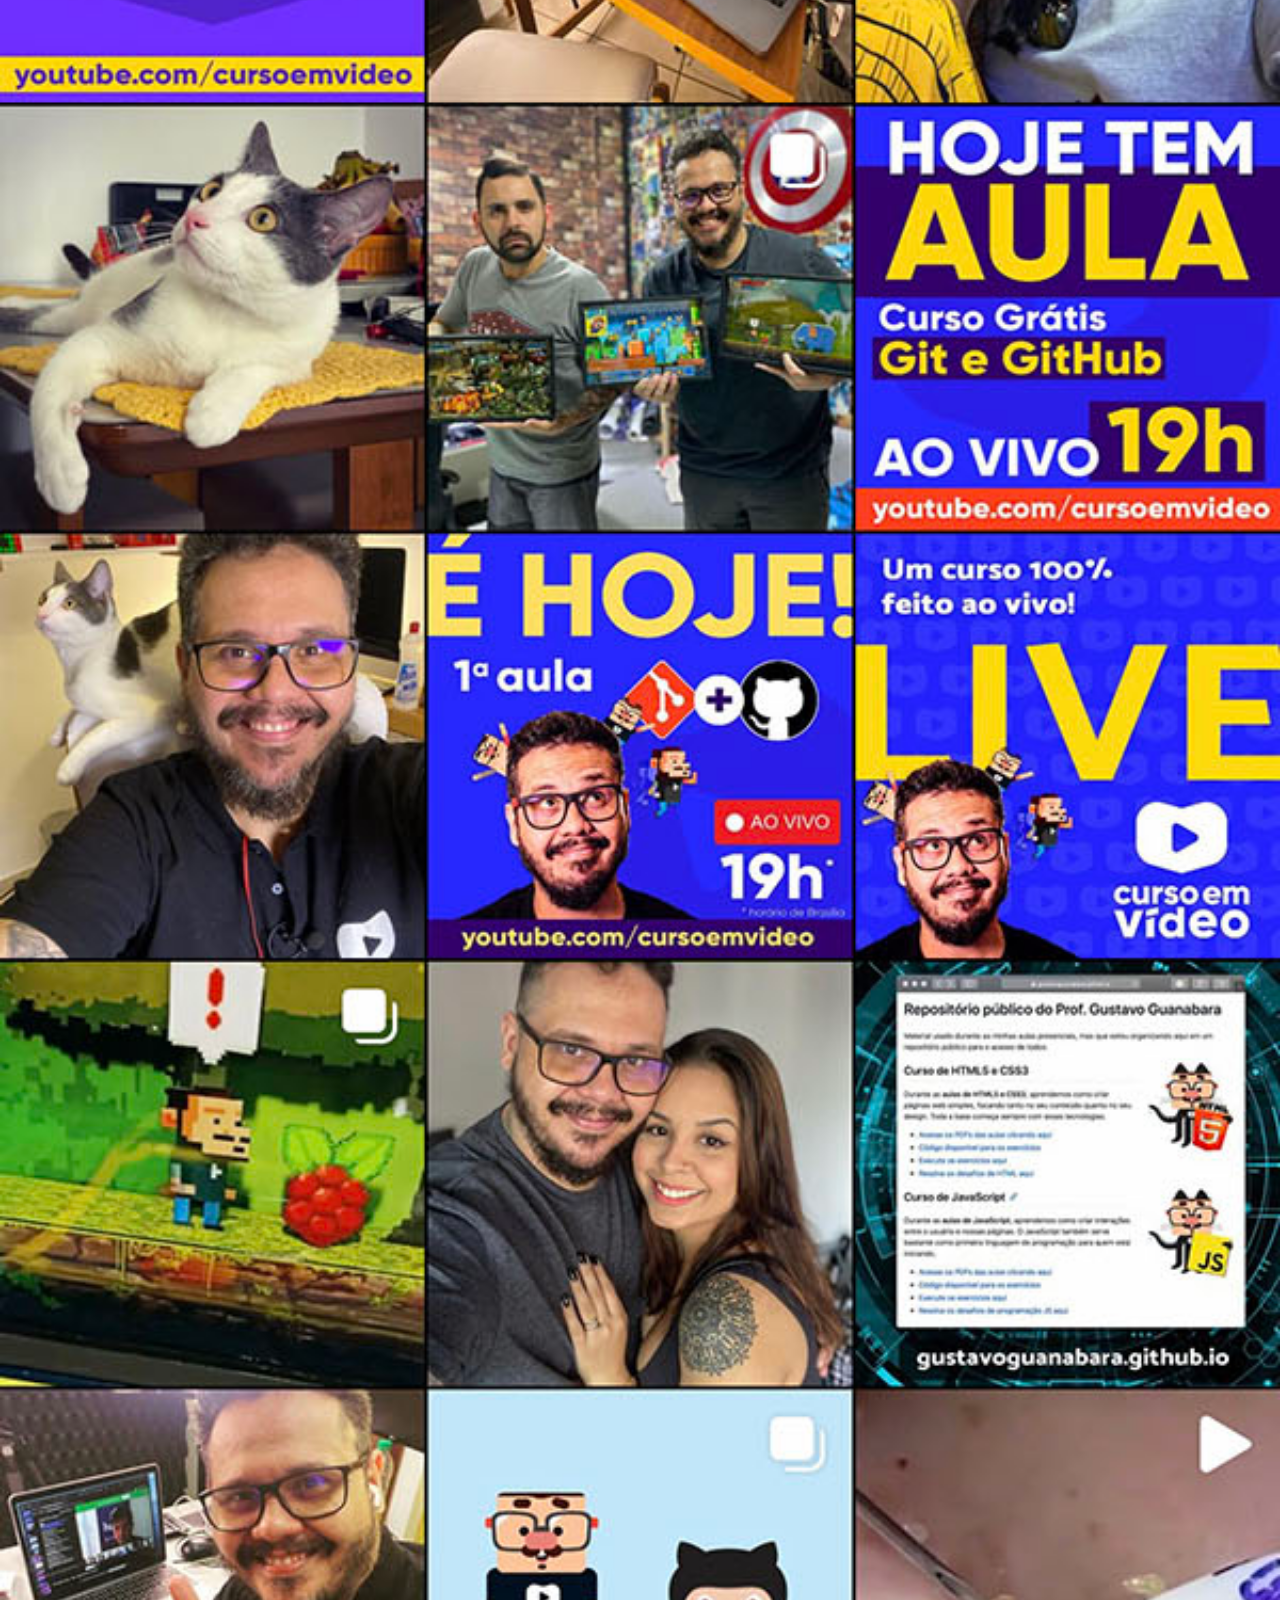
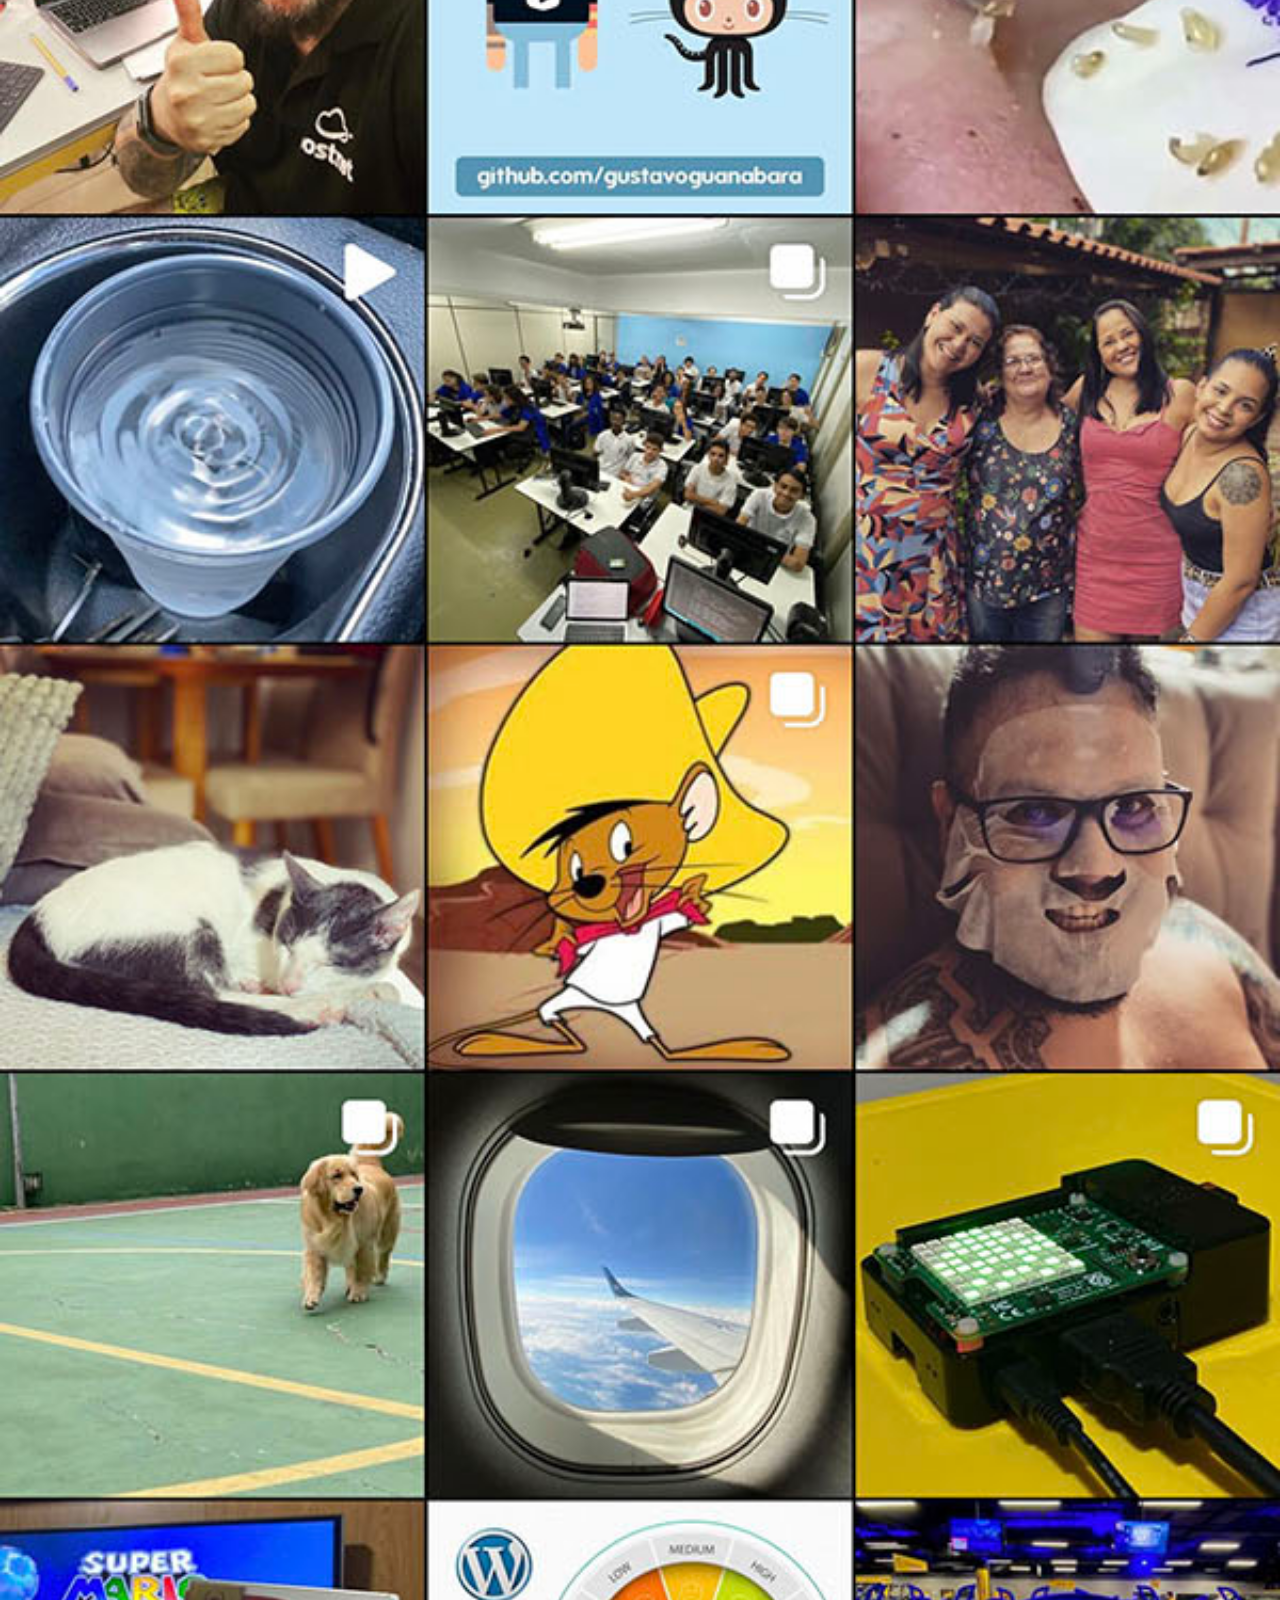
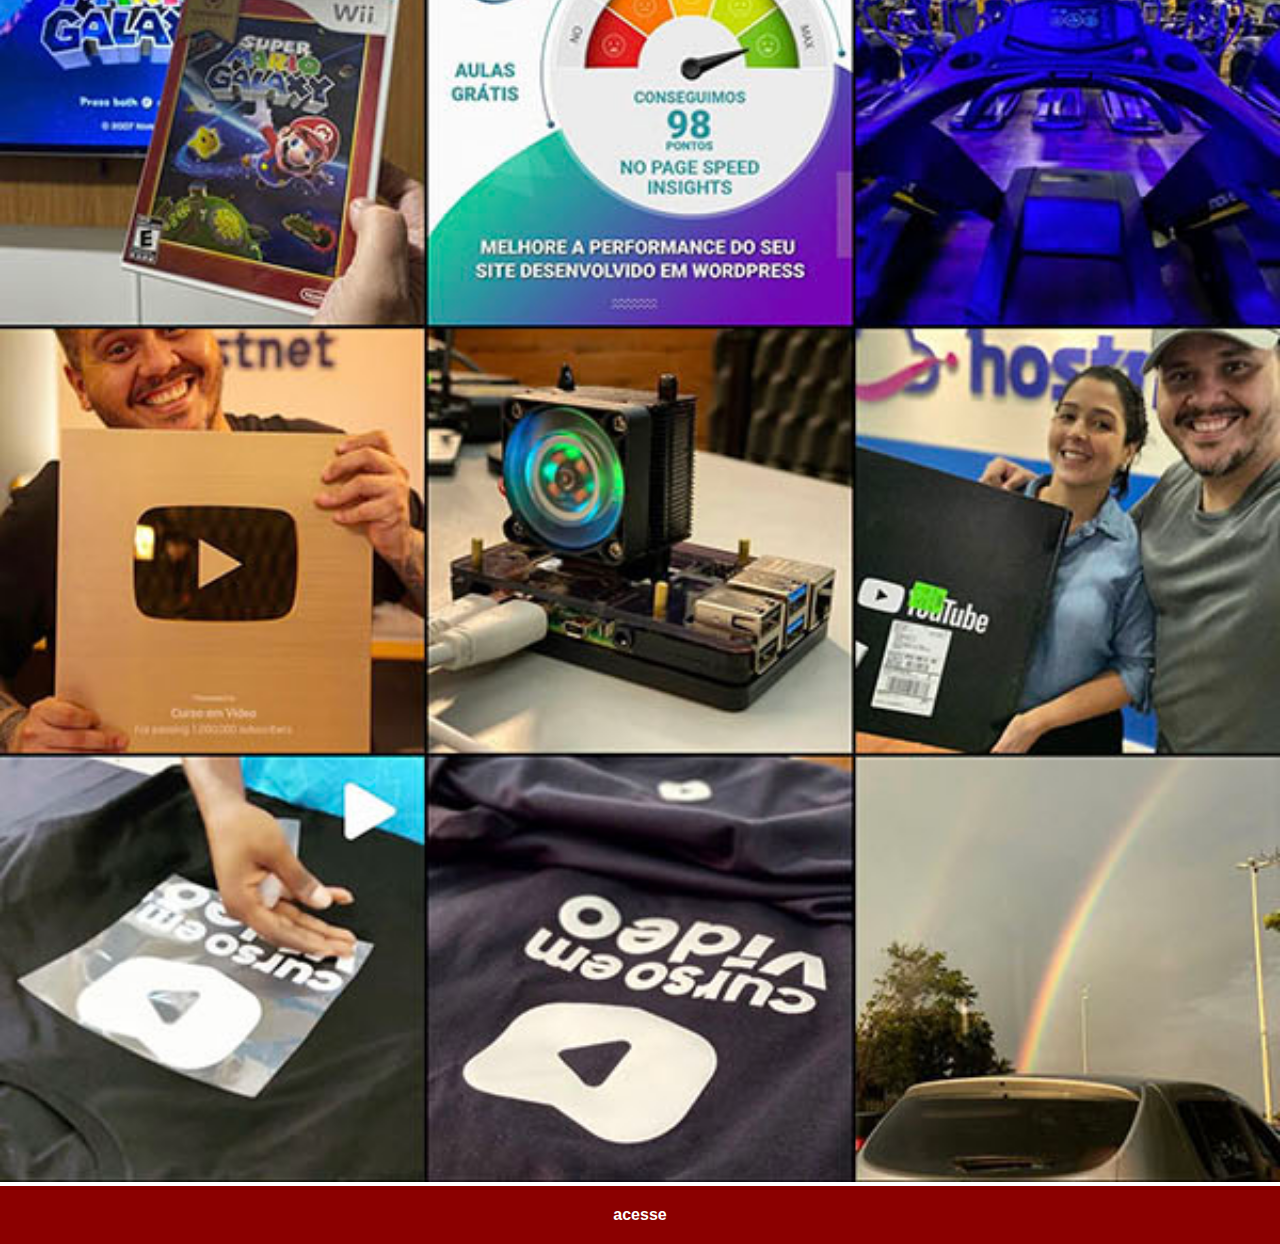
<file: instagram.html>
<!DOCTYPE html>
<html lang="pt-br">
<head>
    <meta charset="UTF-8">
    <meta name="viewport" content="width=device-width, initial-scale=1.0">
    <title>Document</title>
    <link rel="stylesheet" href="estilos/social.css">
</head>
<body>
    <img src="imagens/tela-instagram.jpg" alt="instagram"><a href="https://www.instagram.com">acesse</a>
</body>
</html>
</file>
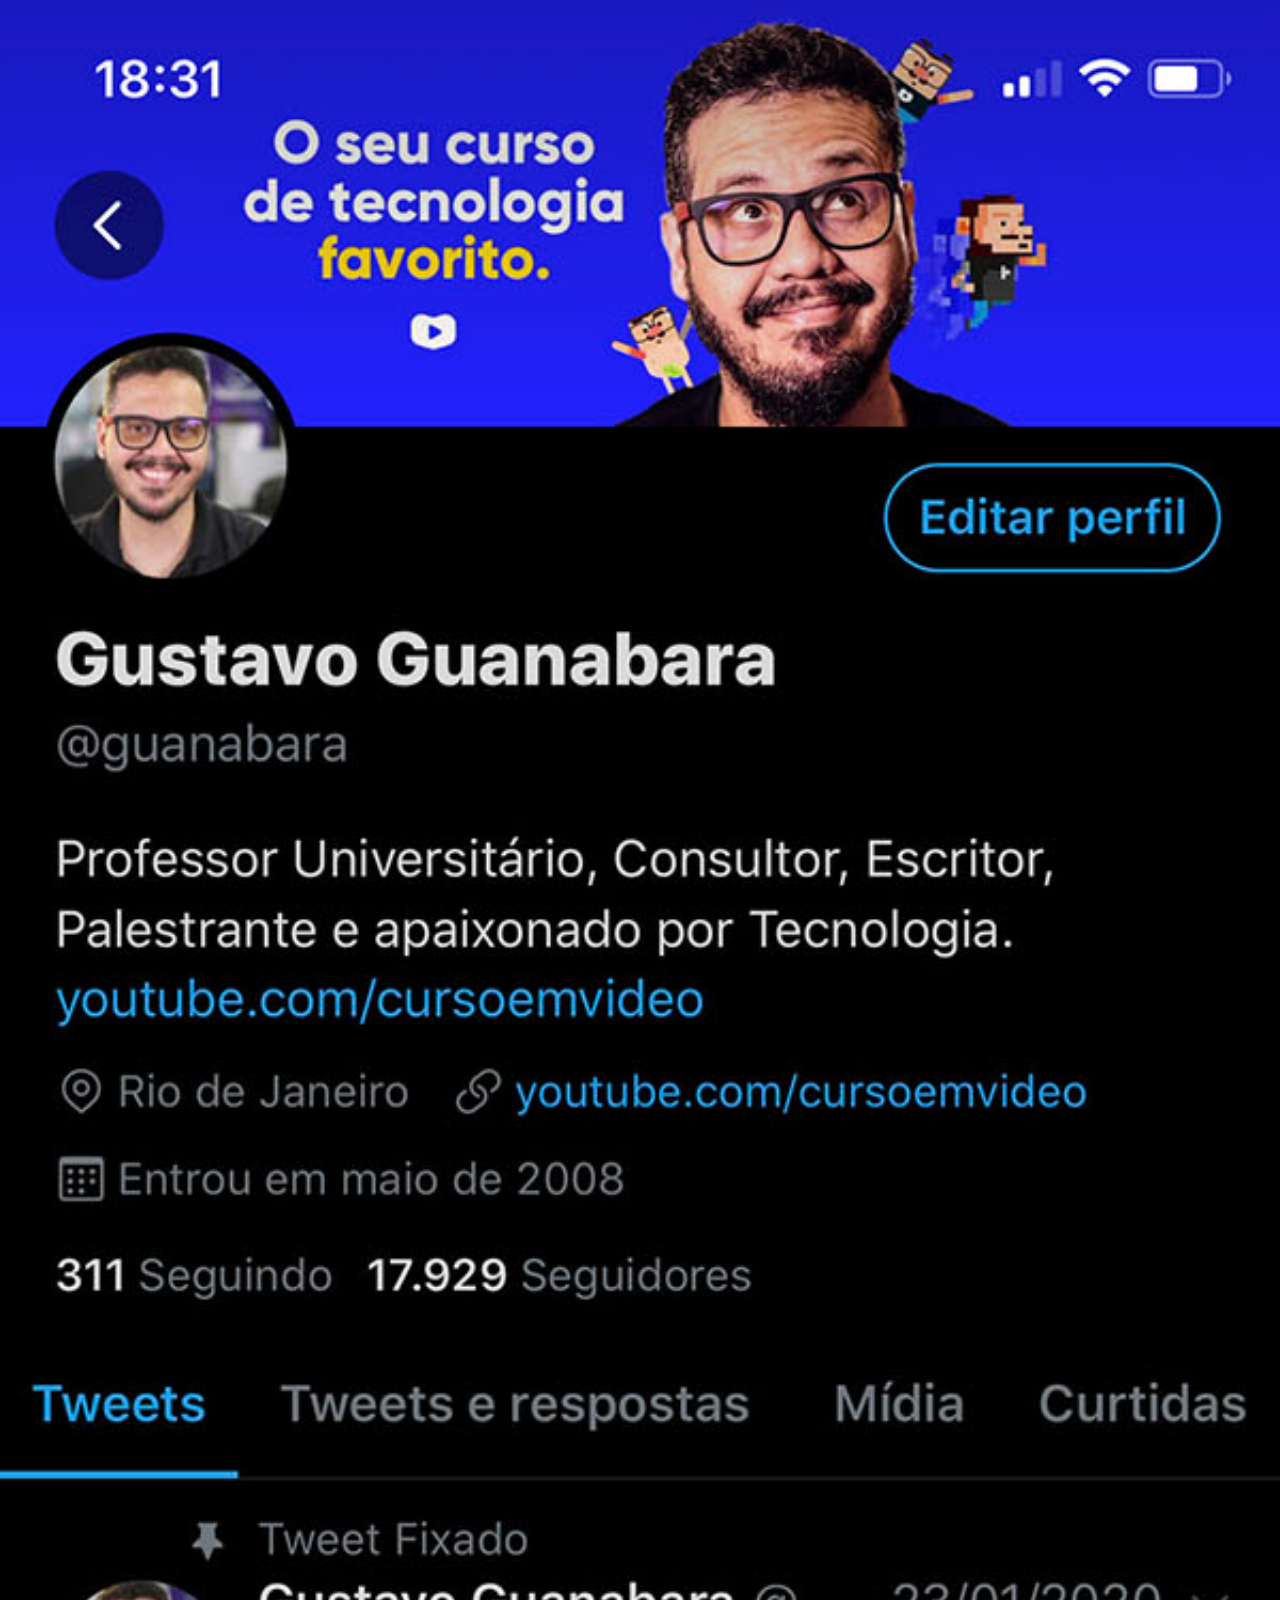
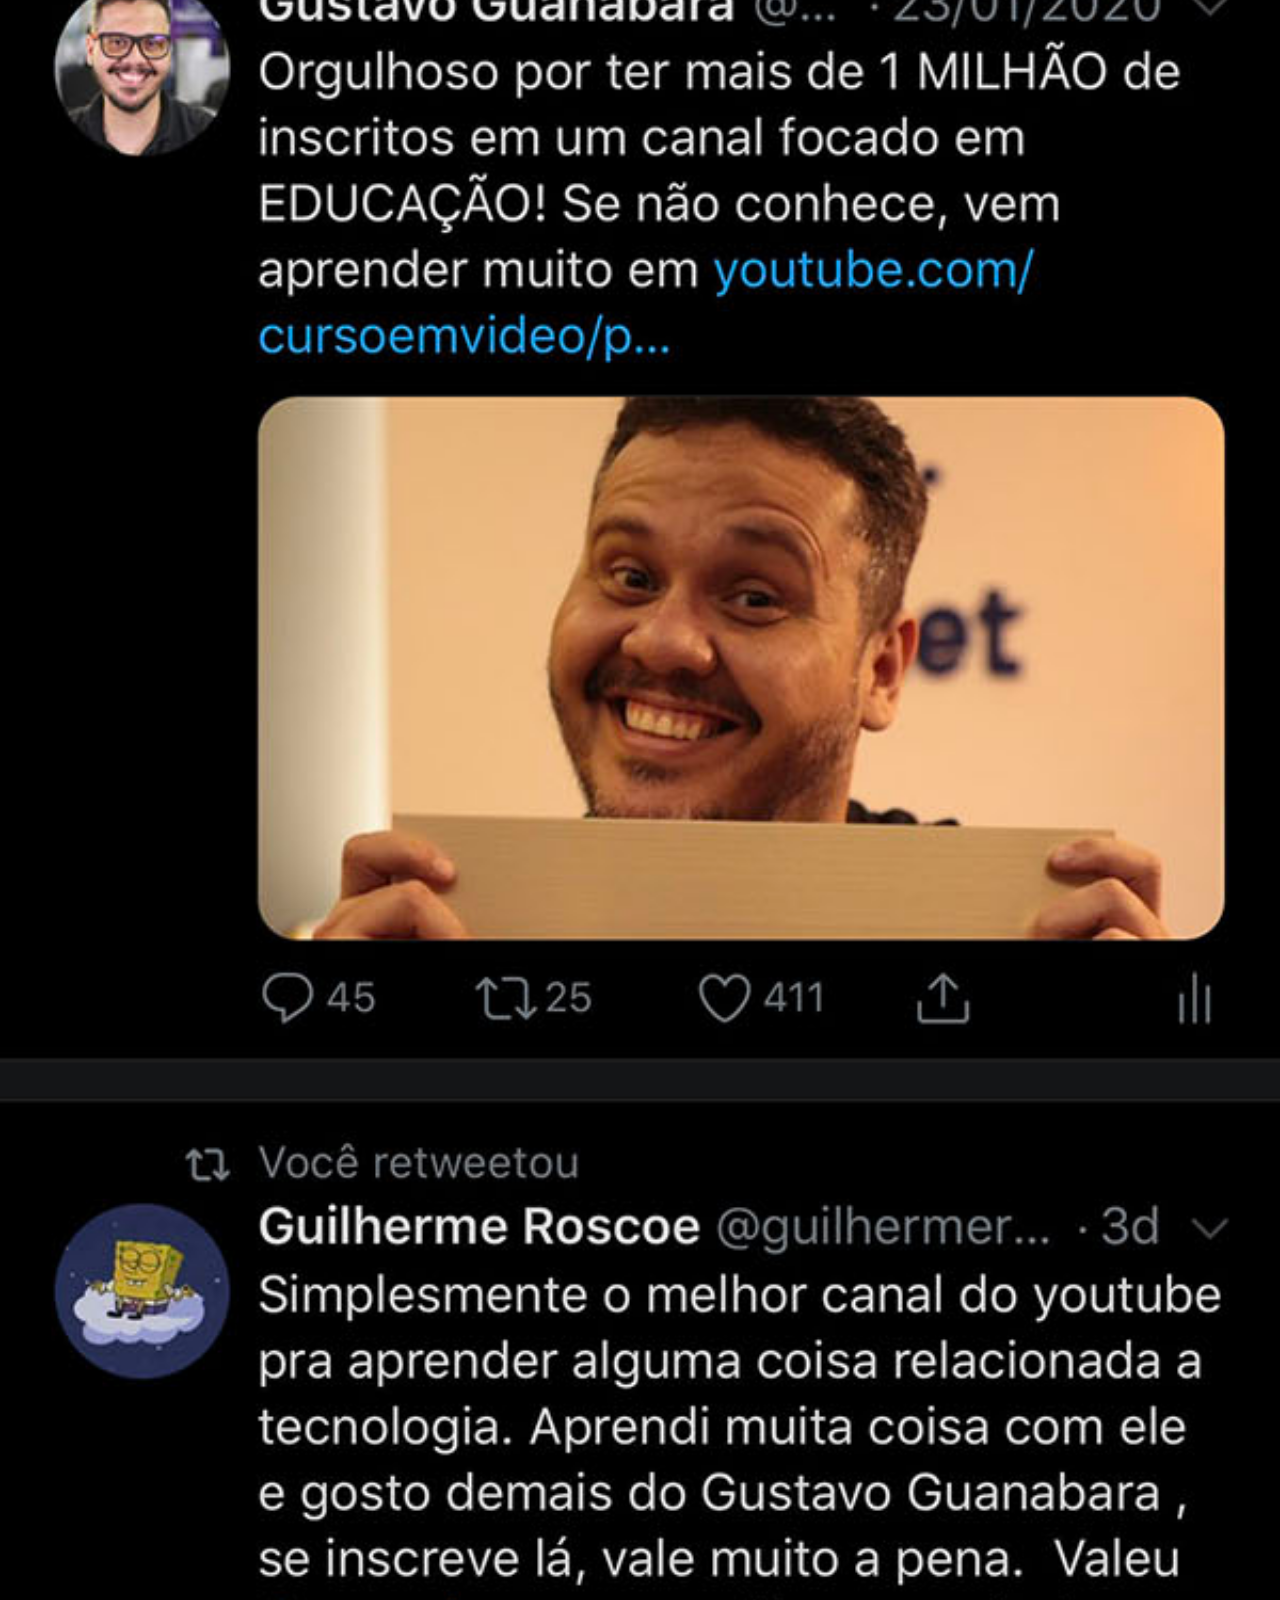
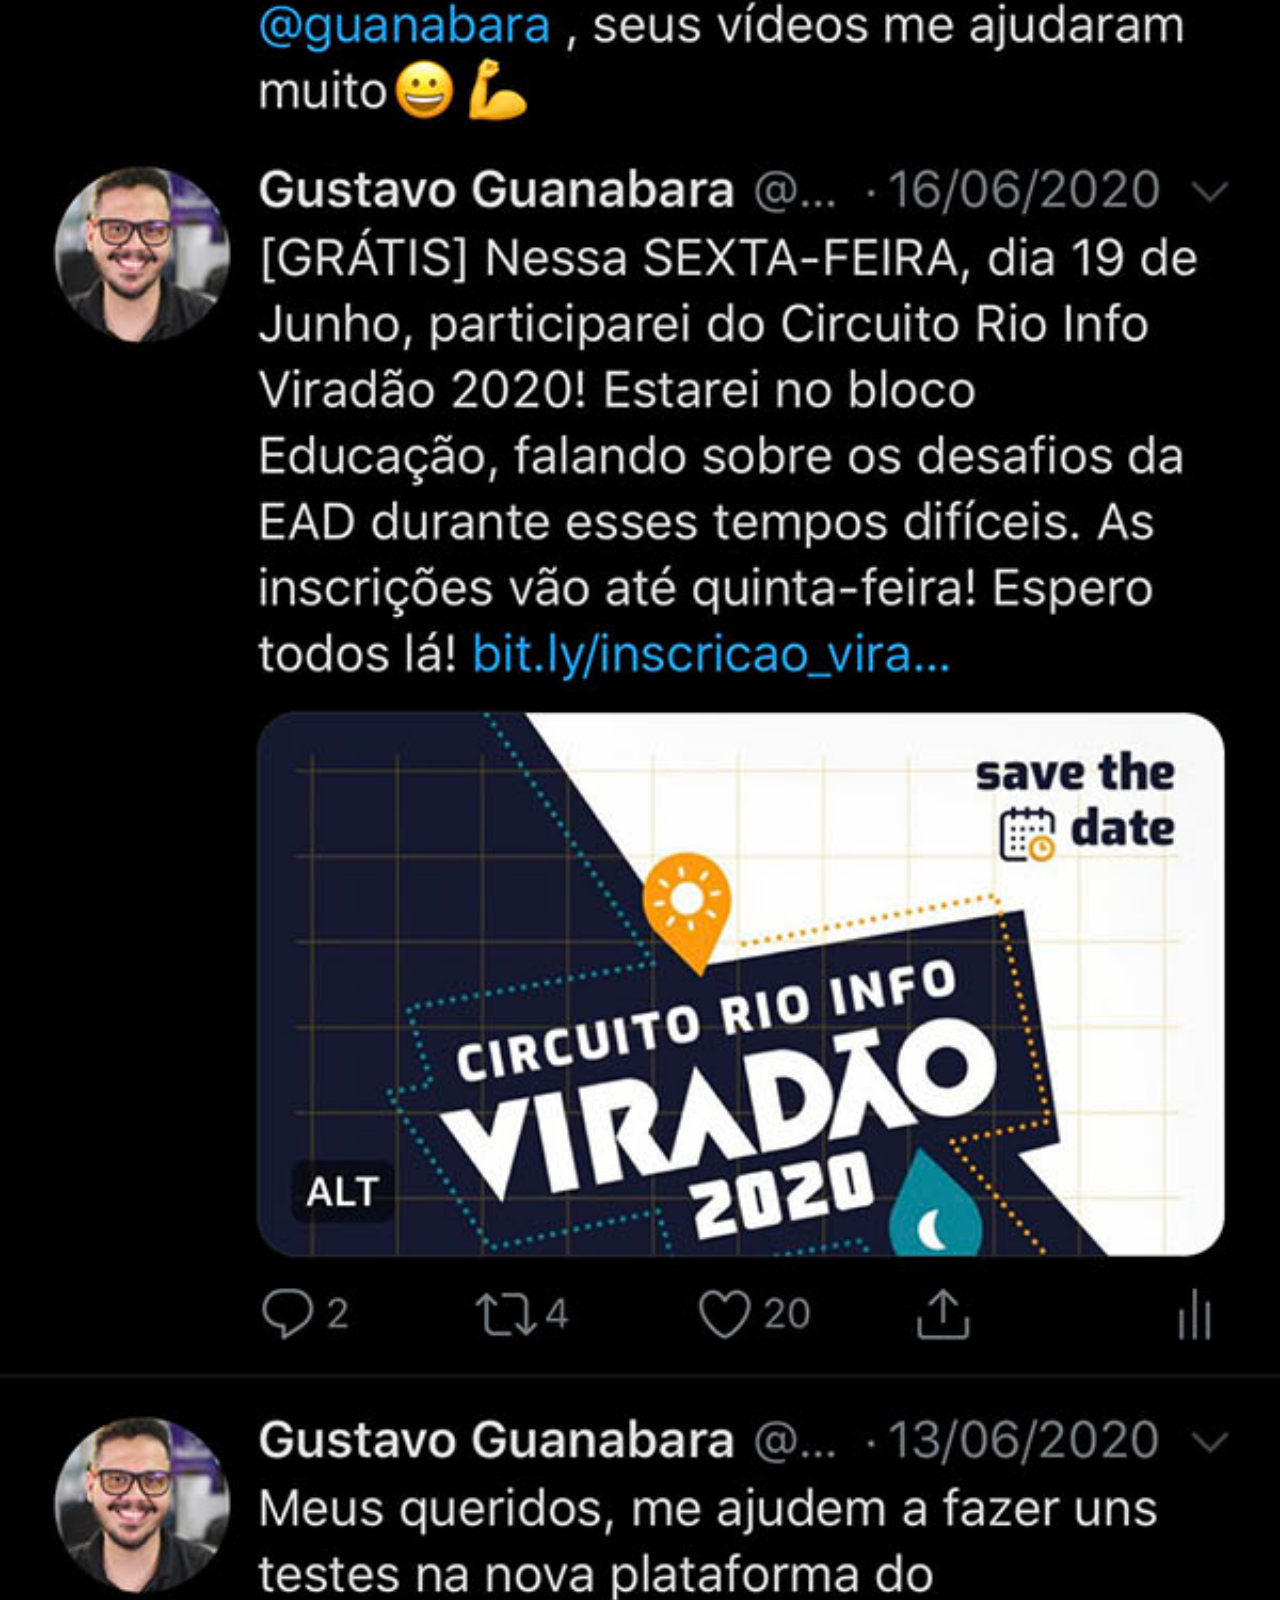
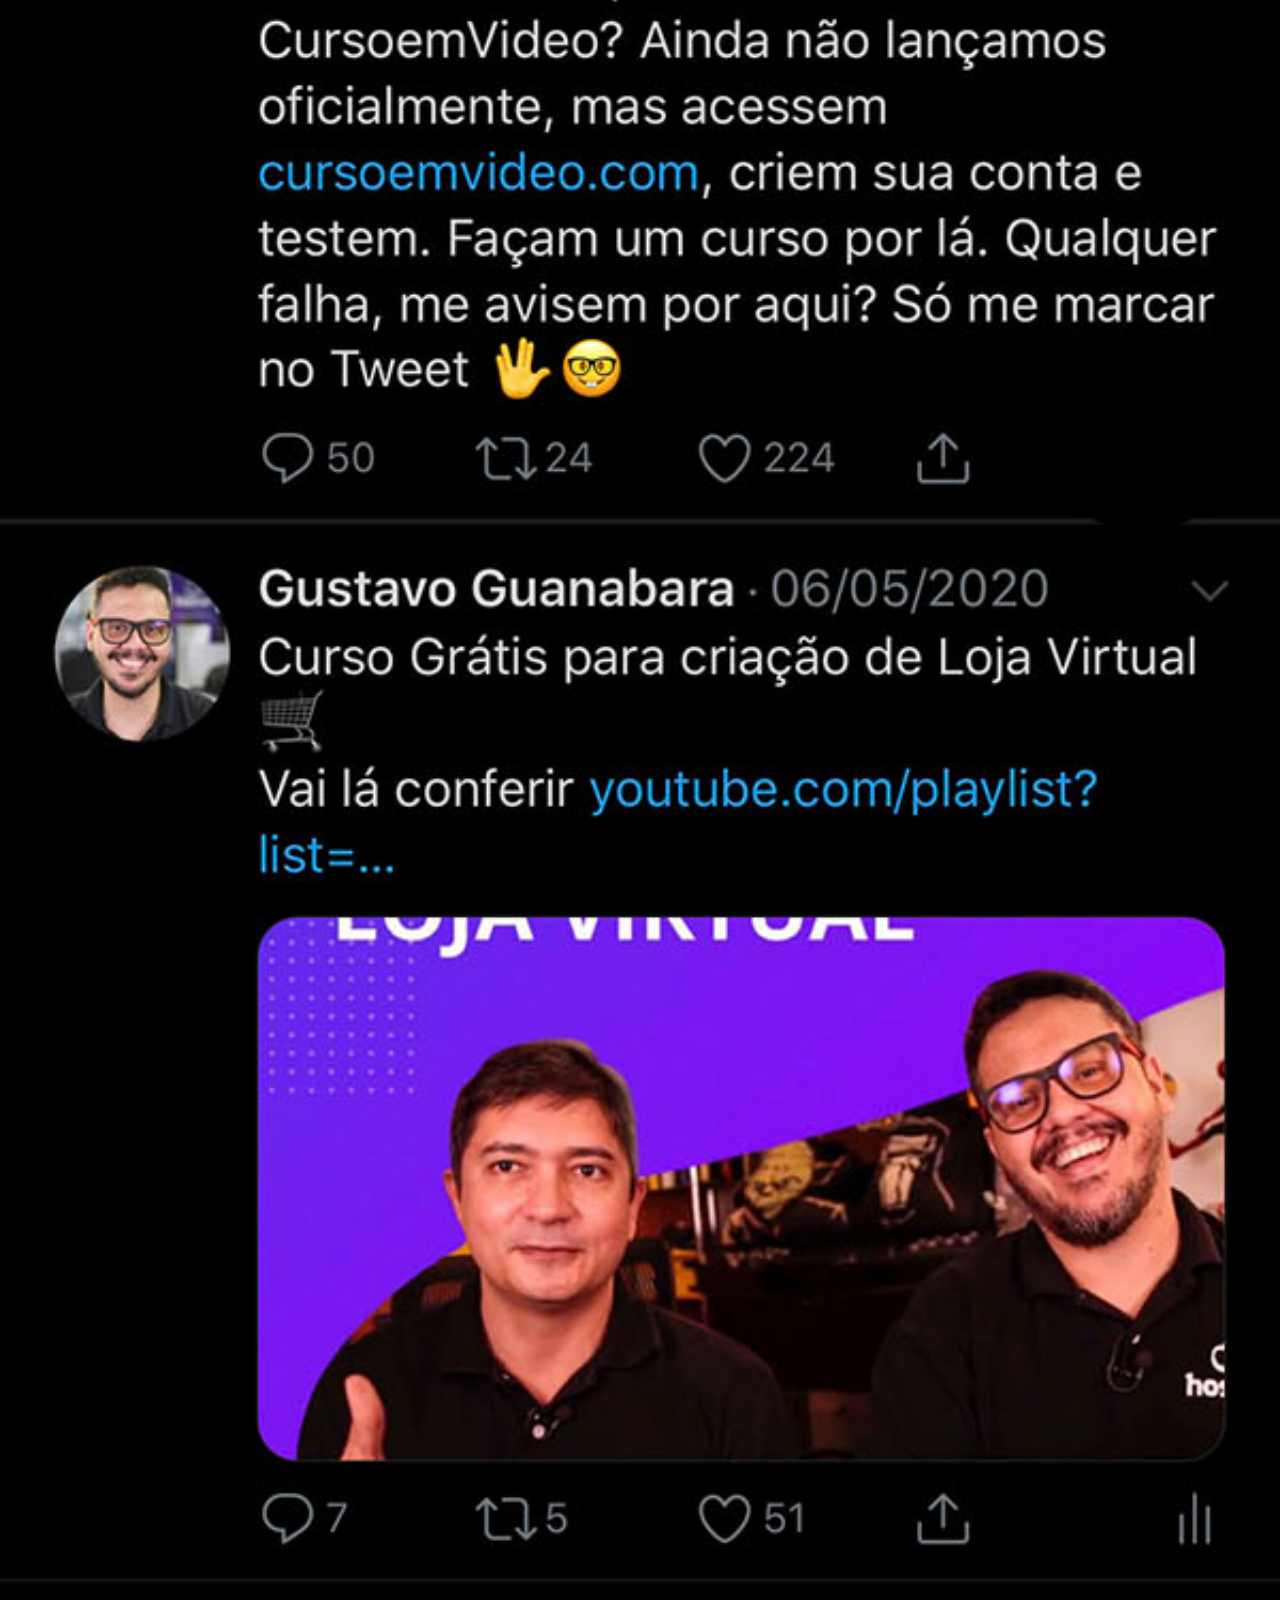
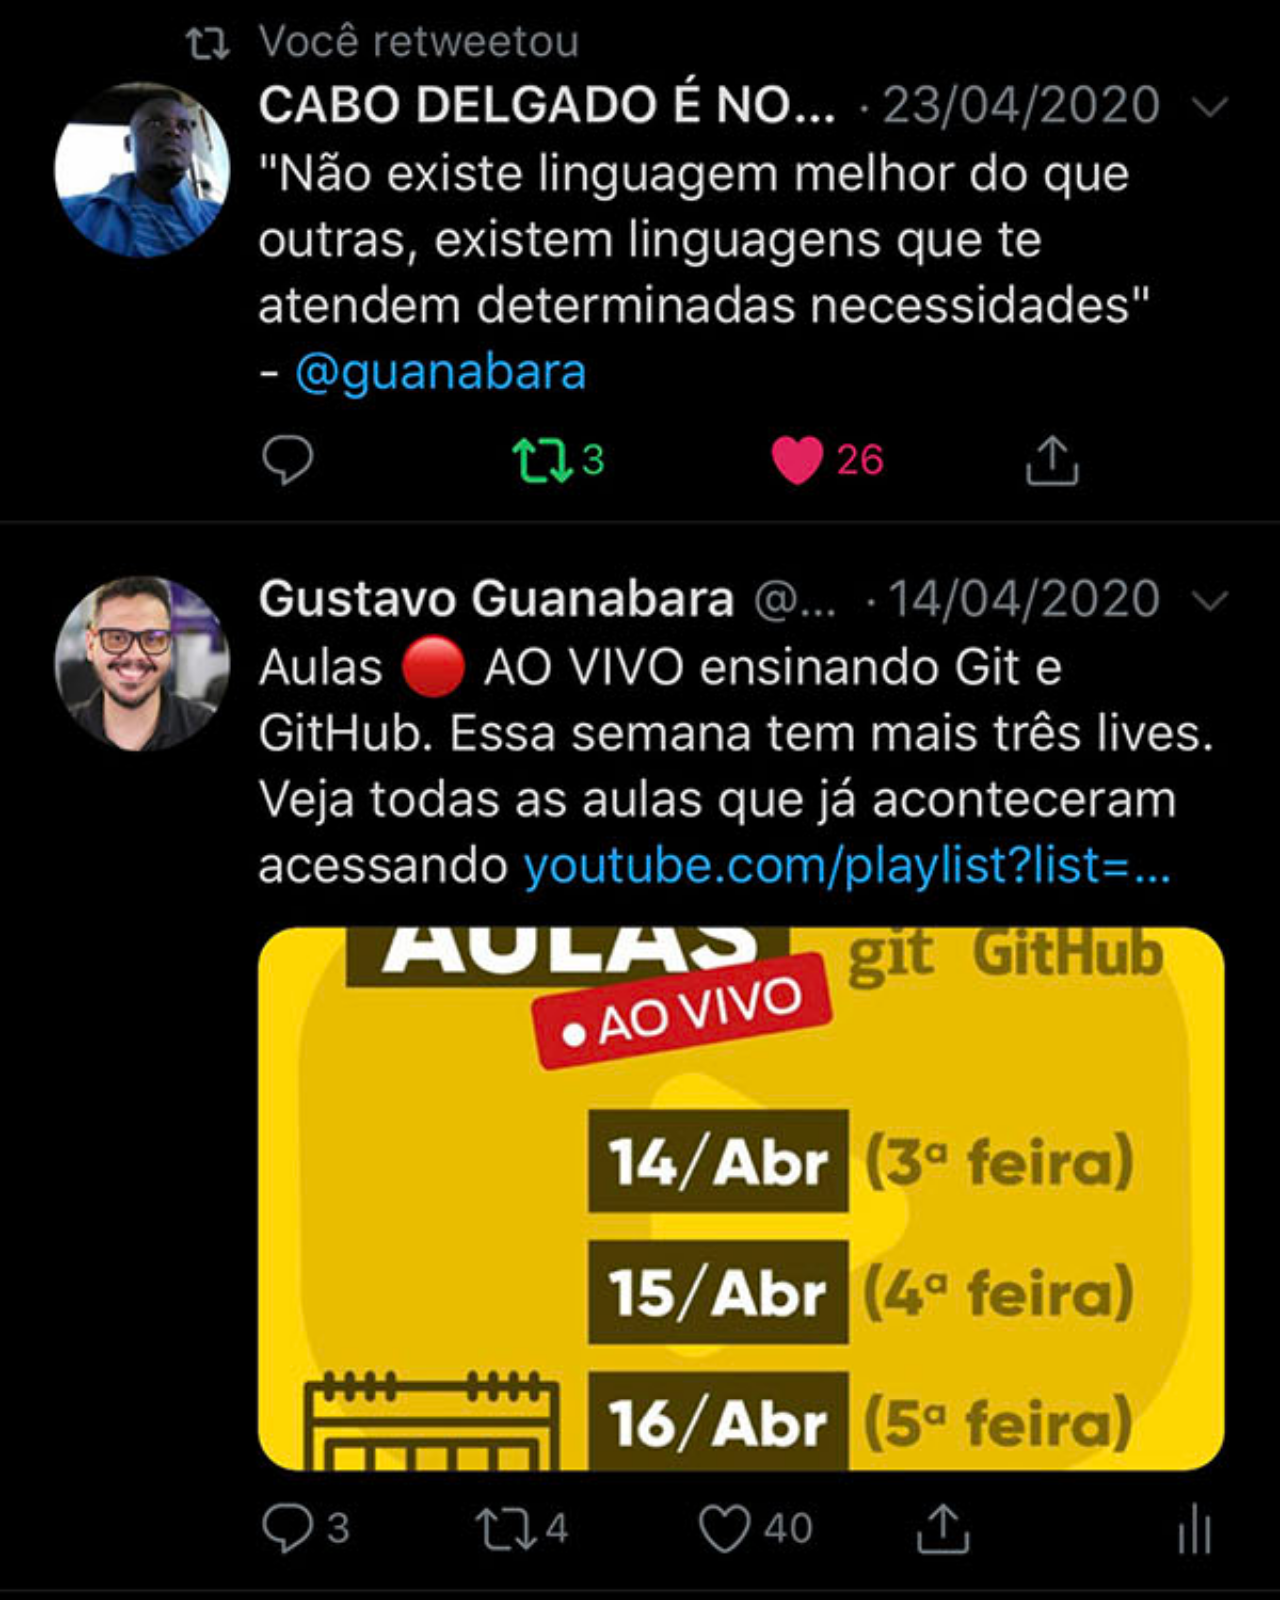
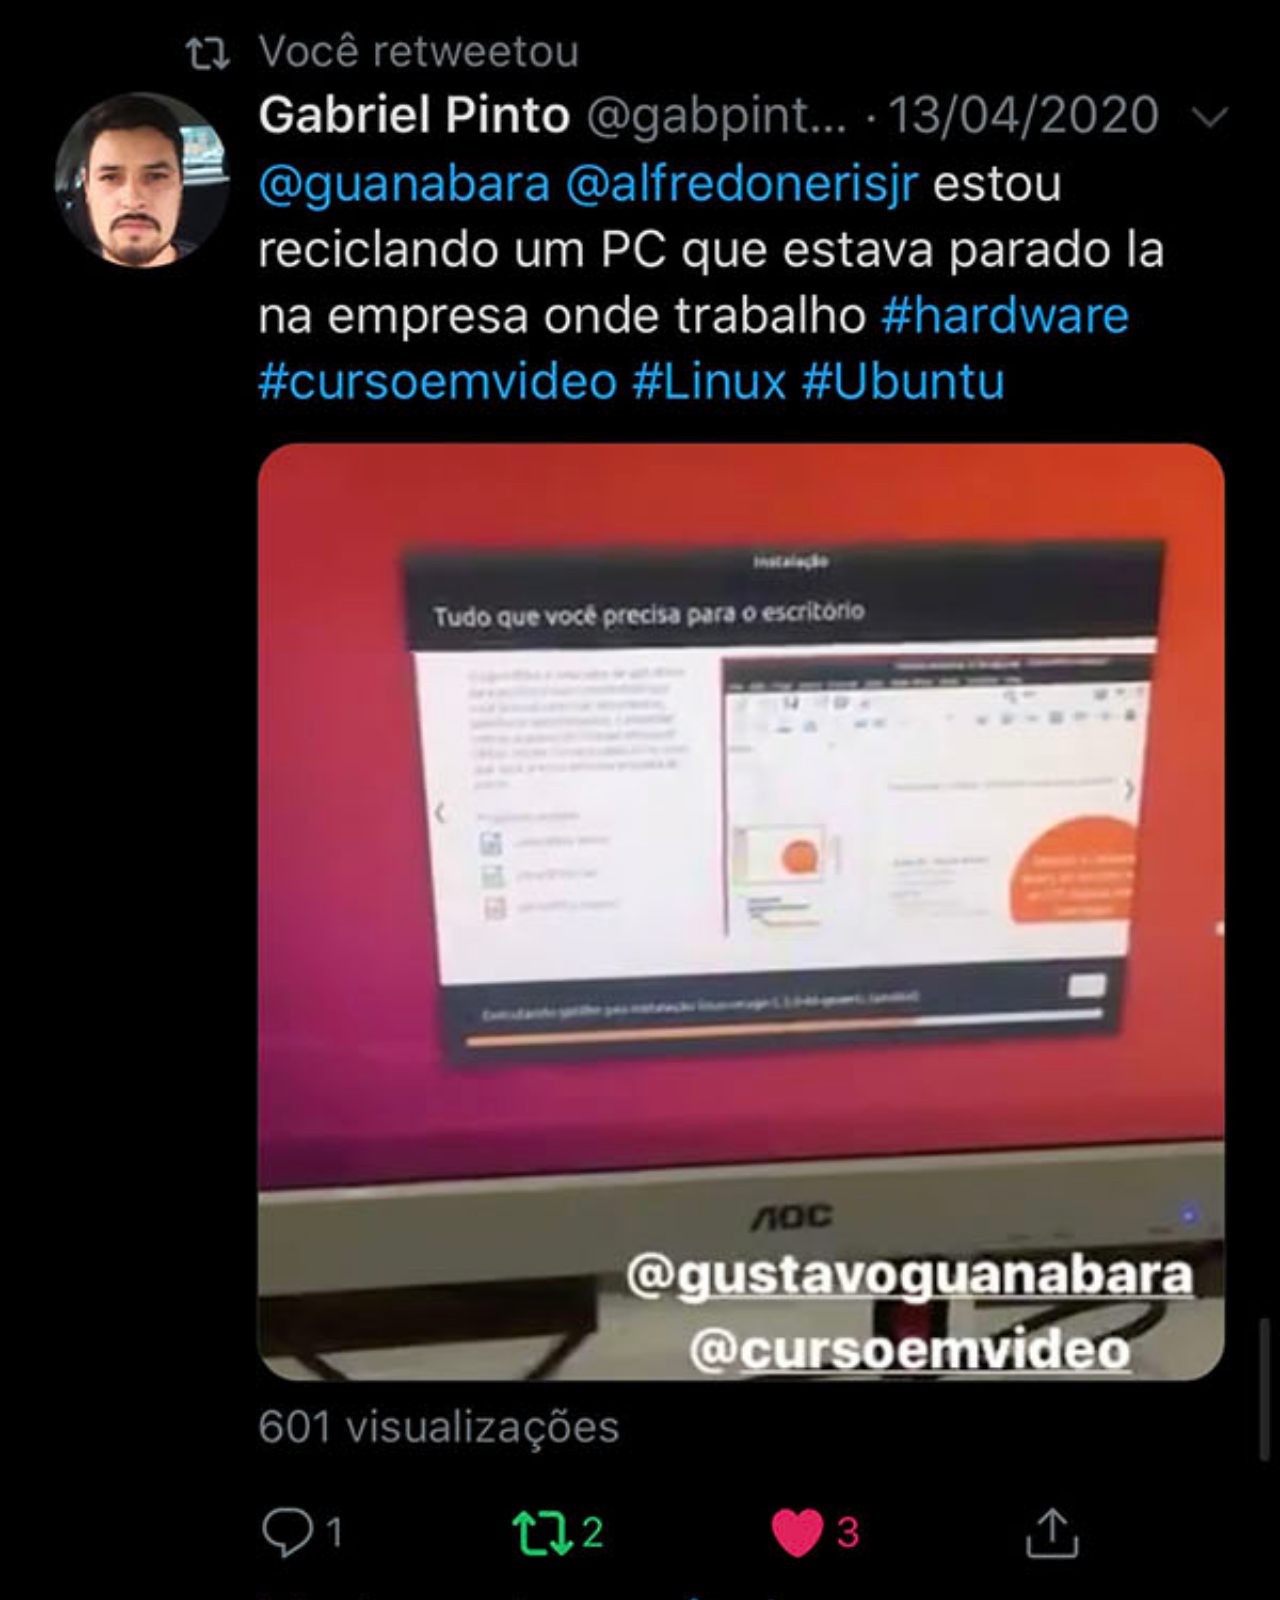
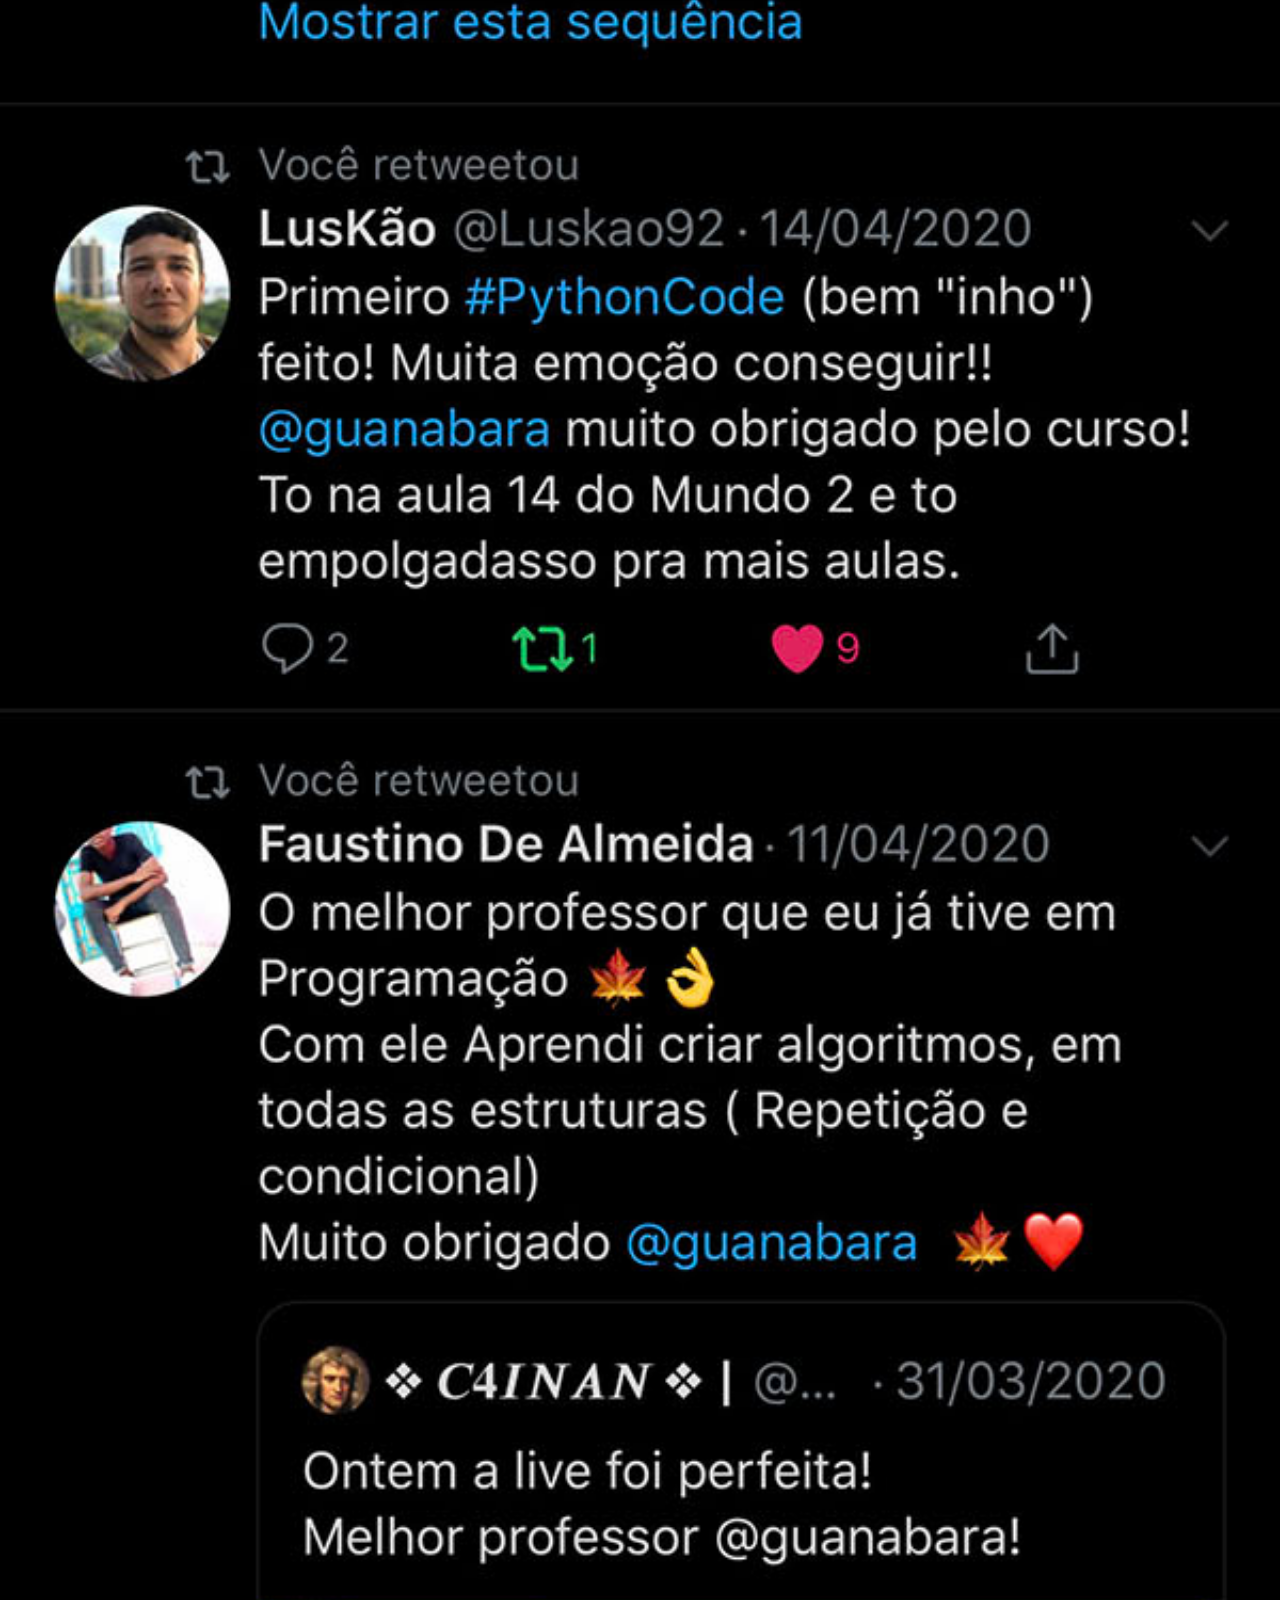
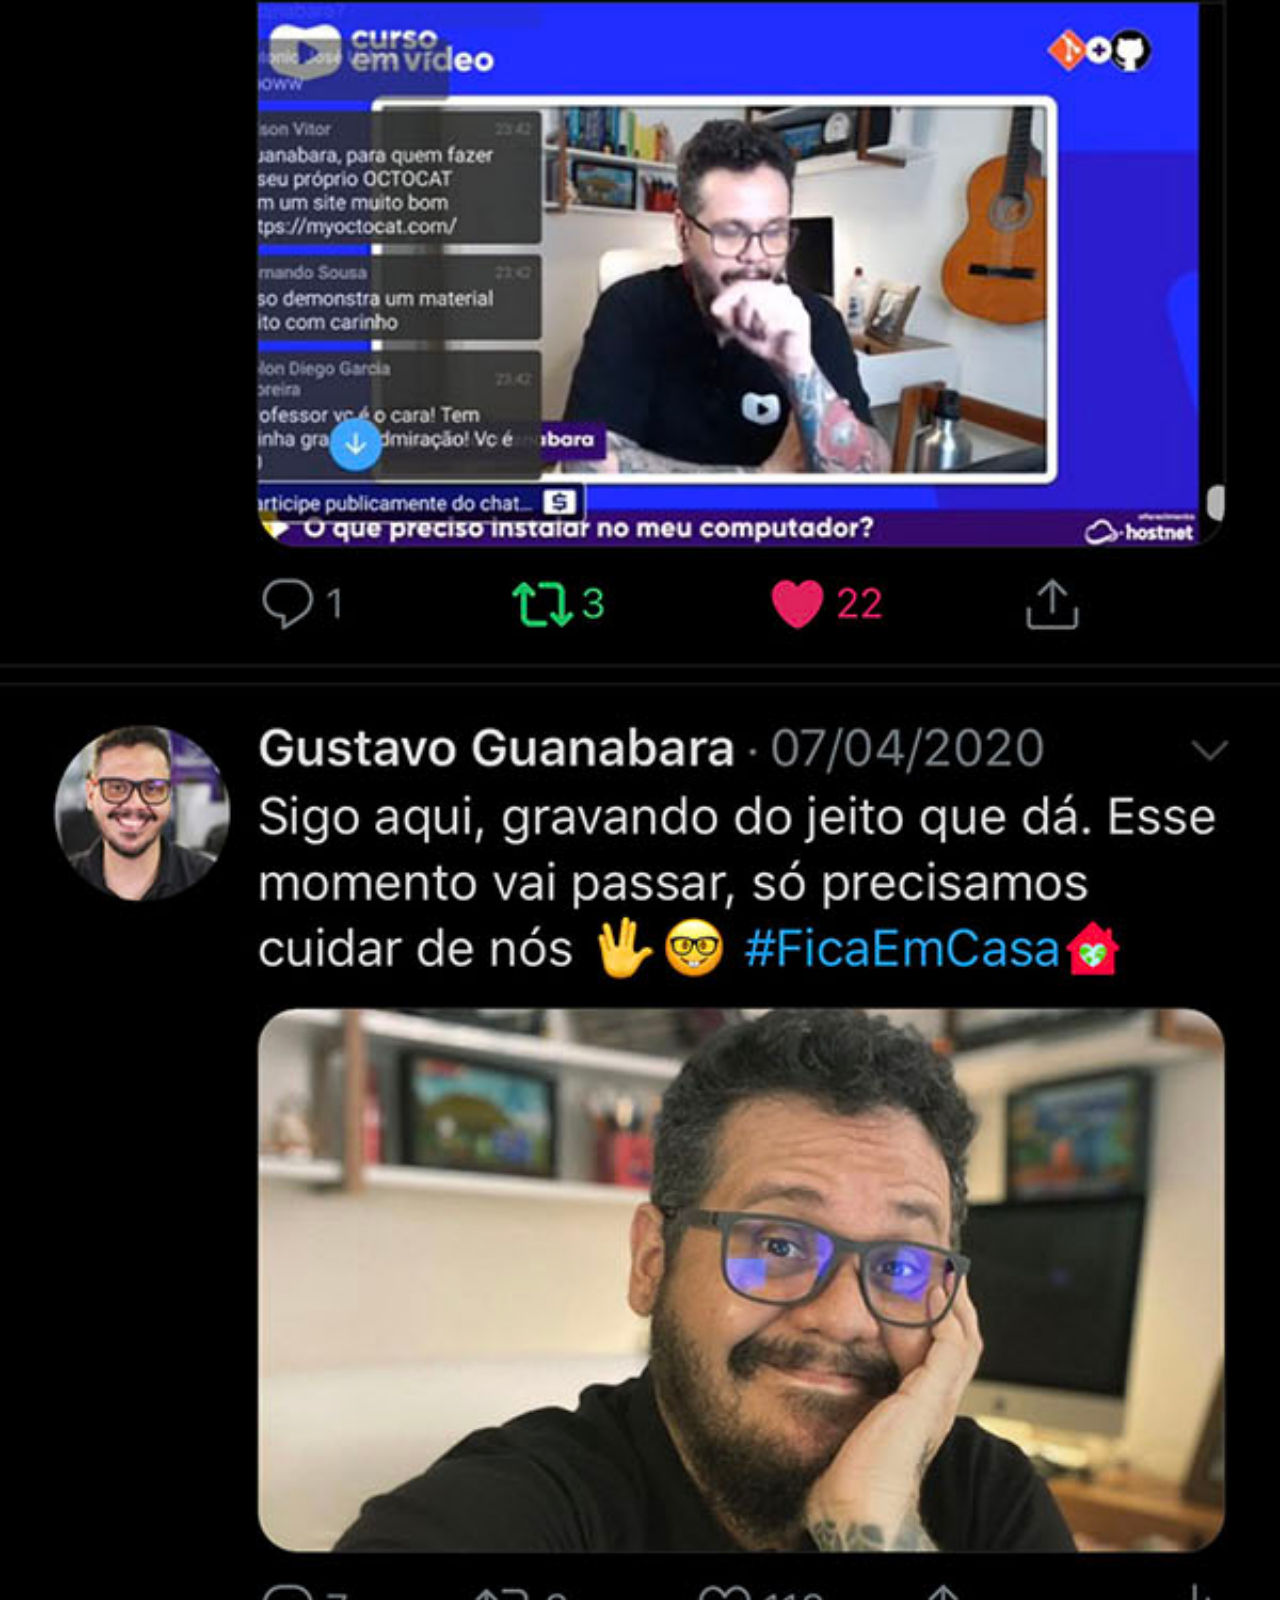
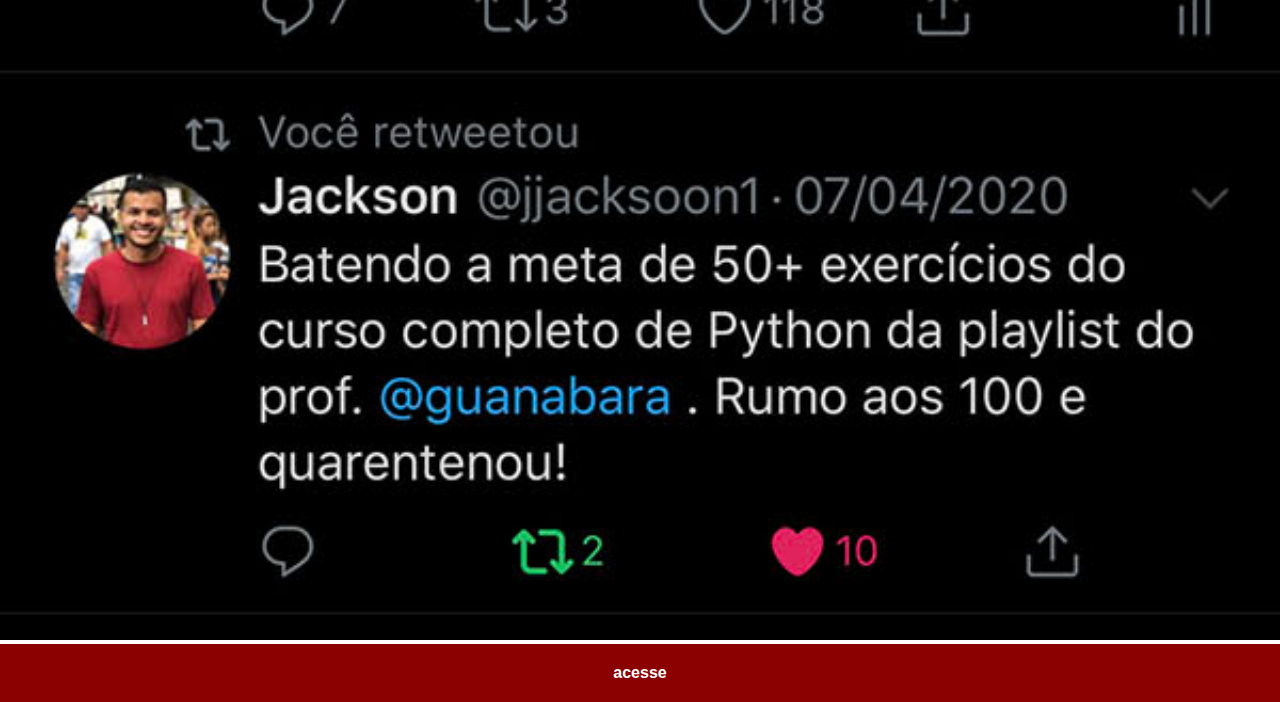
<file: twitter.html>
<!DOCTYPE html>
<html lang="pt-br">
<head>
    <meta charset="UTF-8">
    <meta name="viewport" content="width=device-width, initial-scale=1.0">
    <title>Document</title>
    <link rel="stylesheet" href="estilos/social.css">
</head>
<body>
    <img src="imagens/tela-twitter.jpg" alt="twitter"><a href="www.twitter.com">acesse</a>
</body>
</html>
</file>
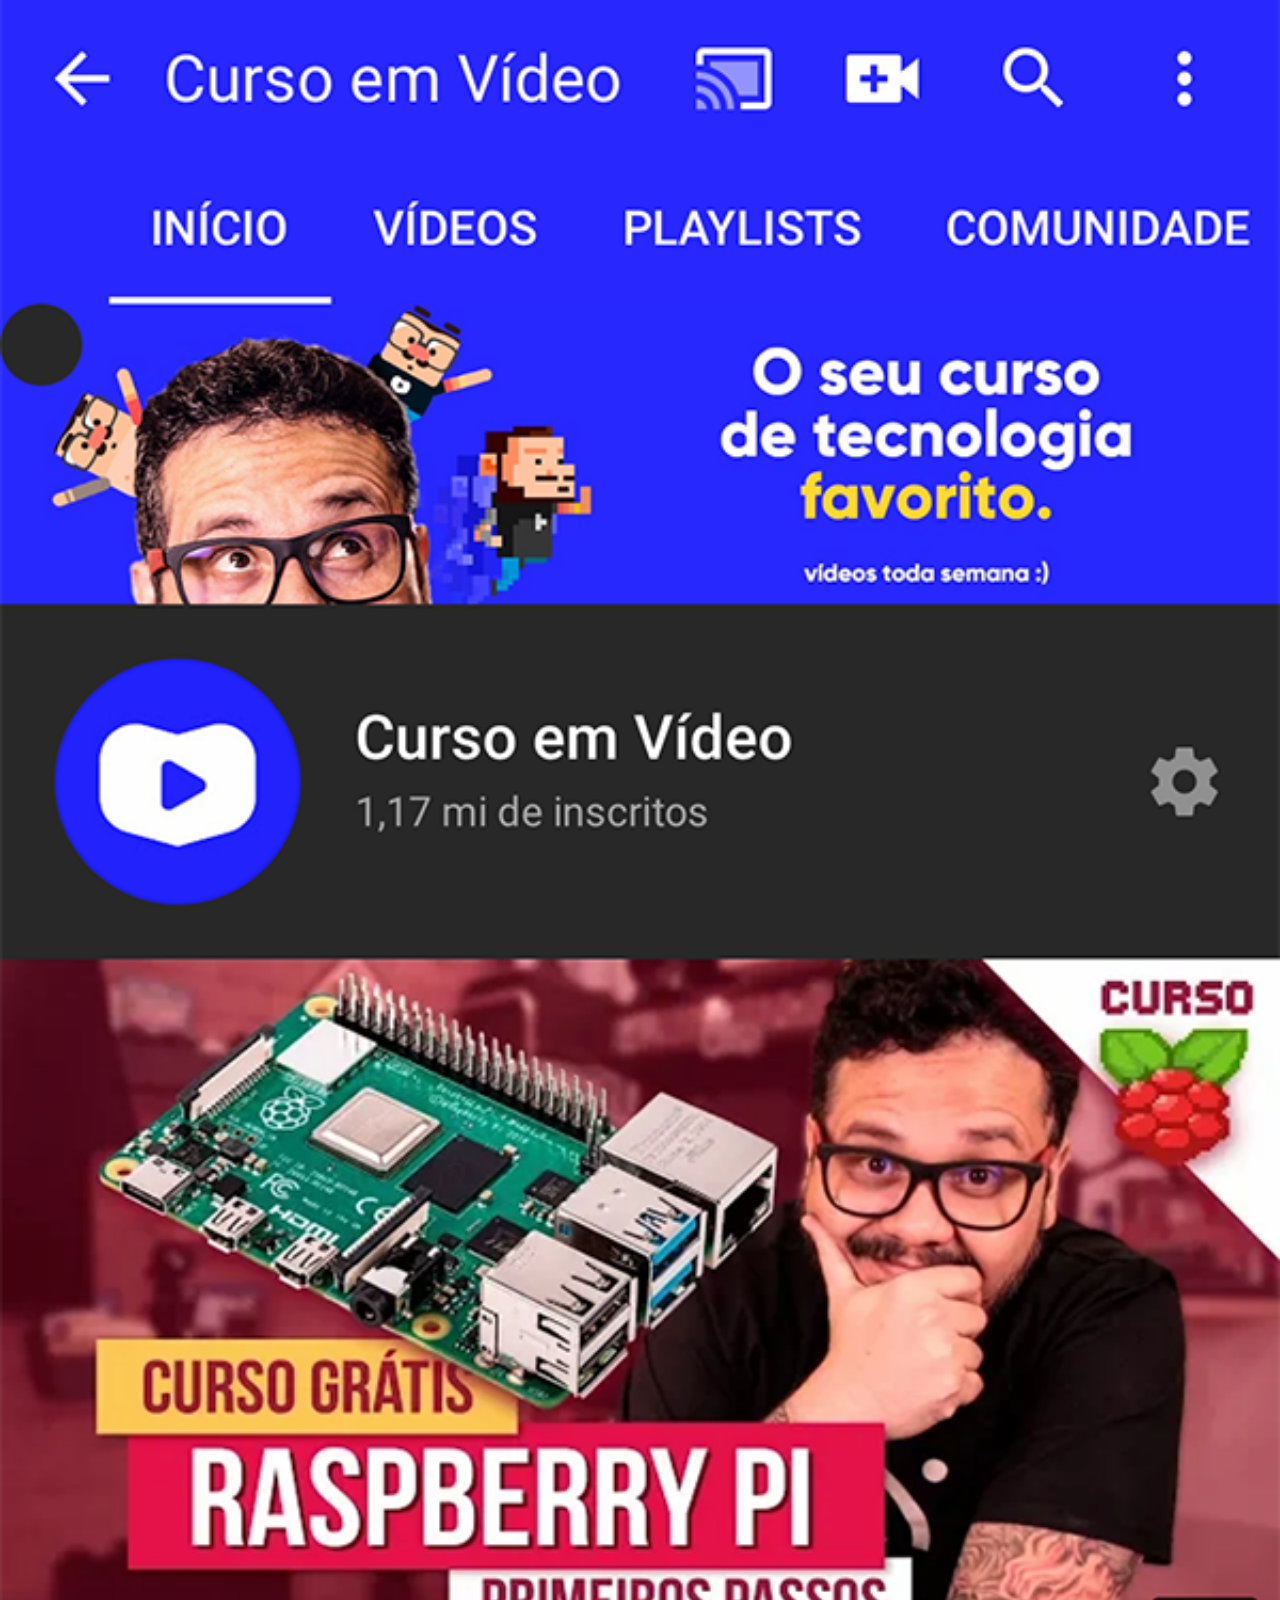
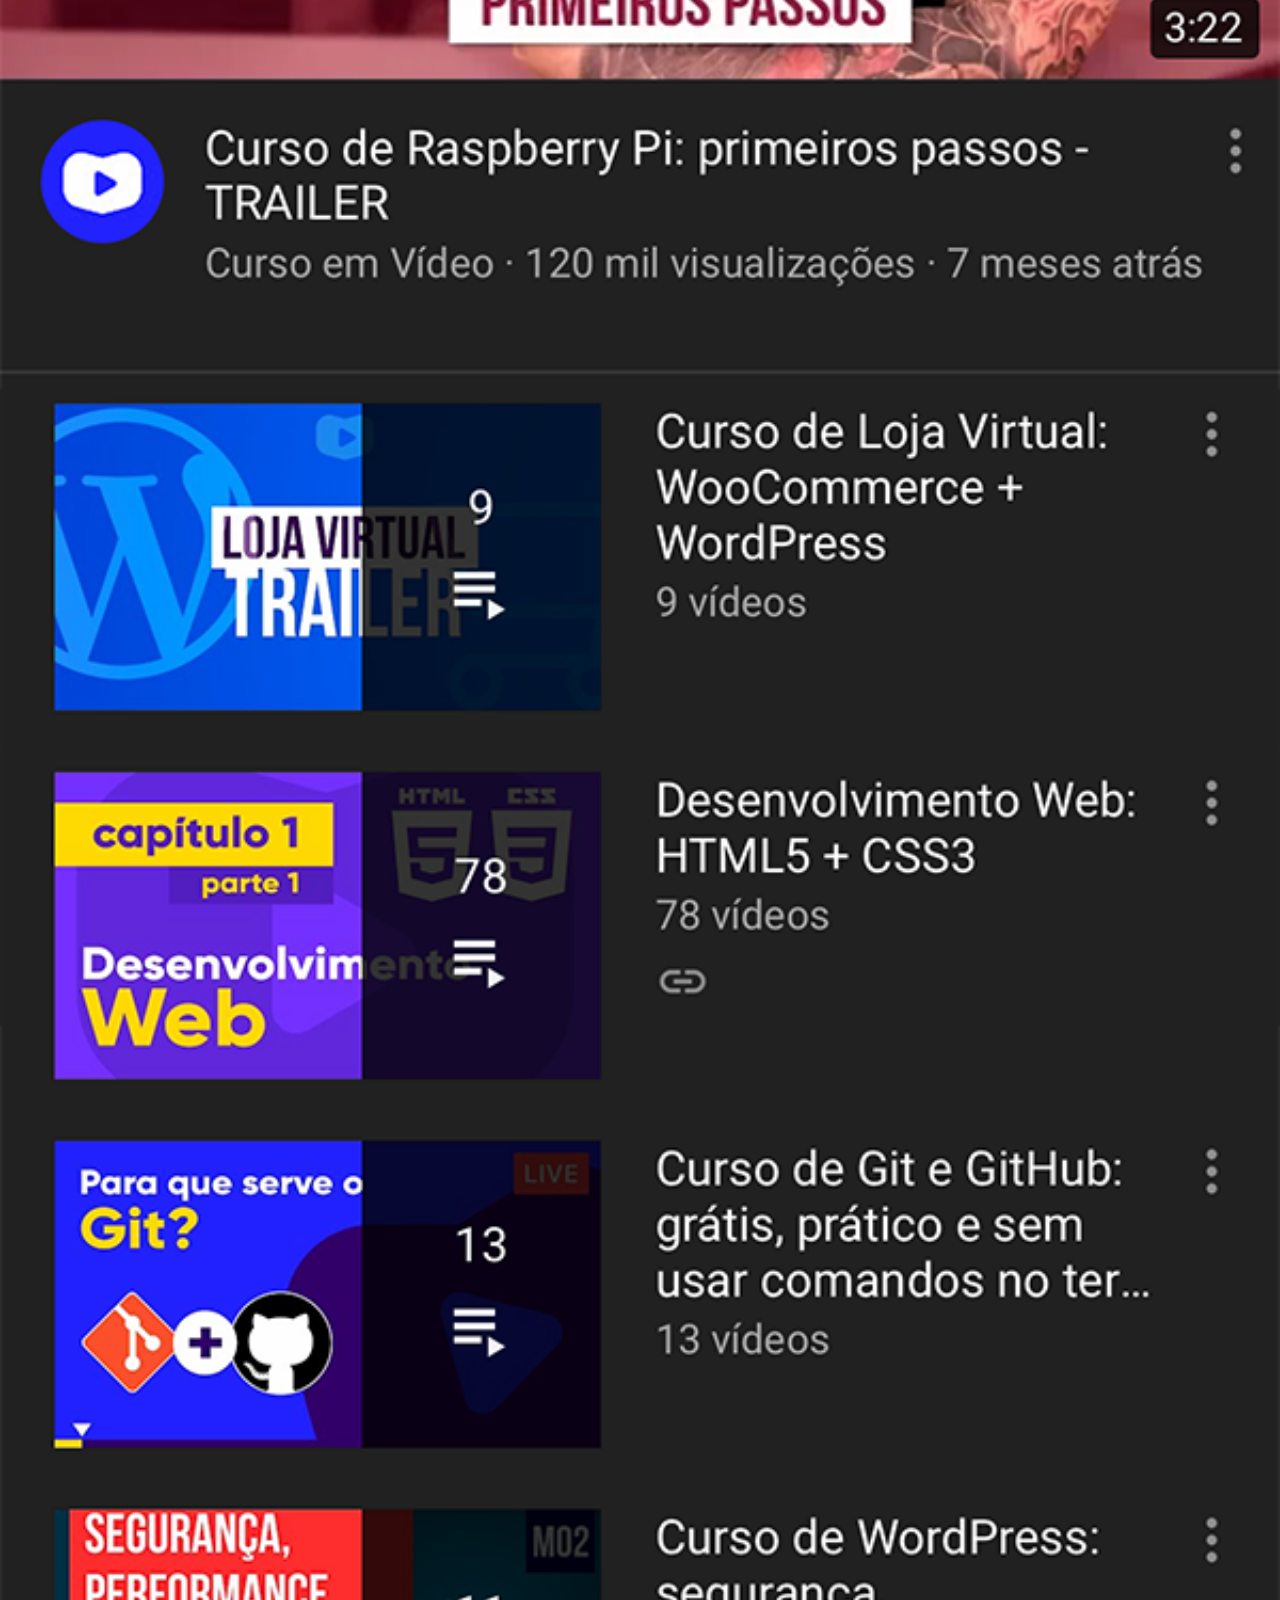
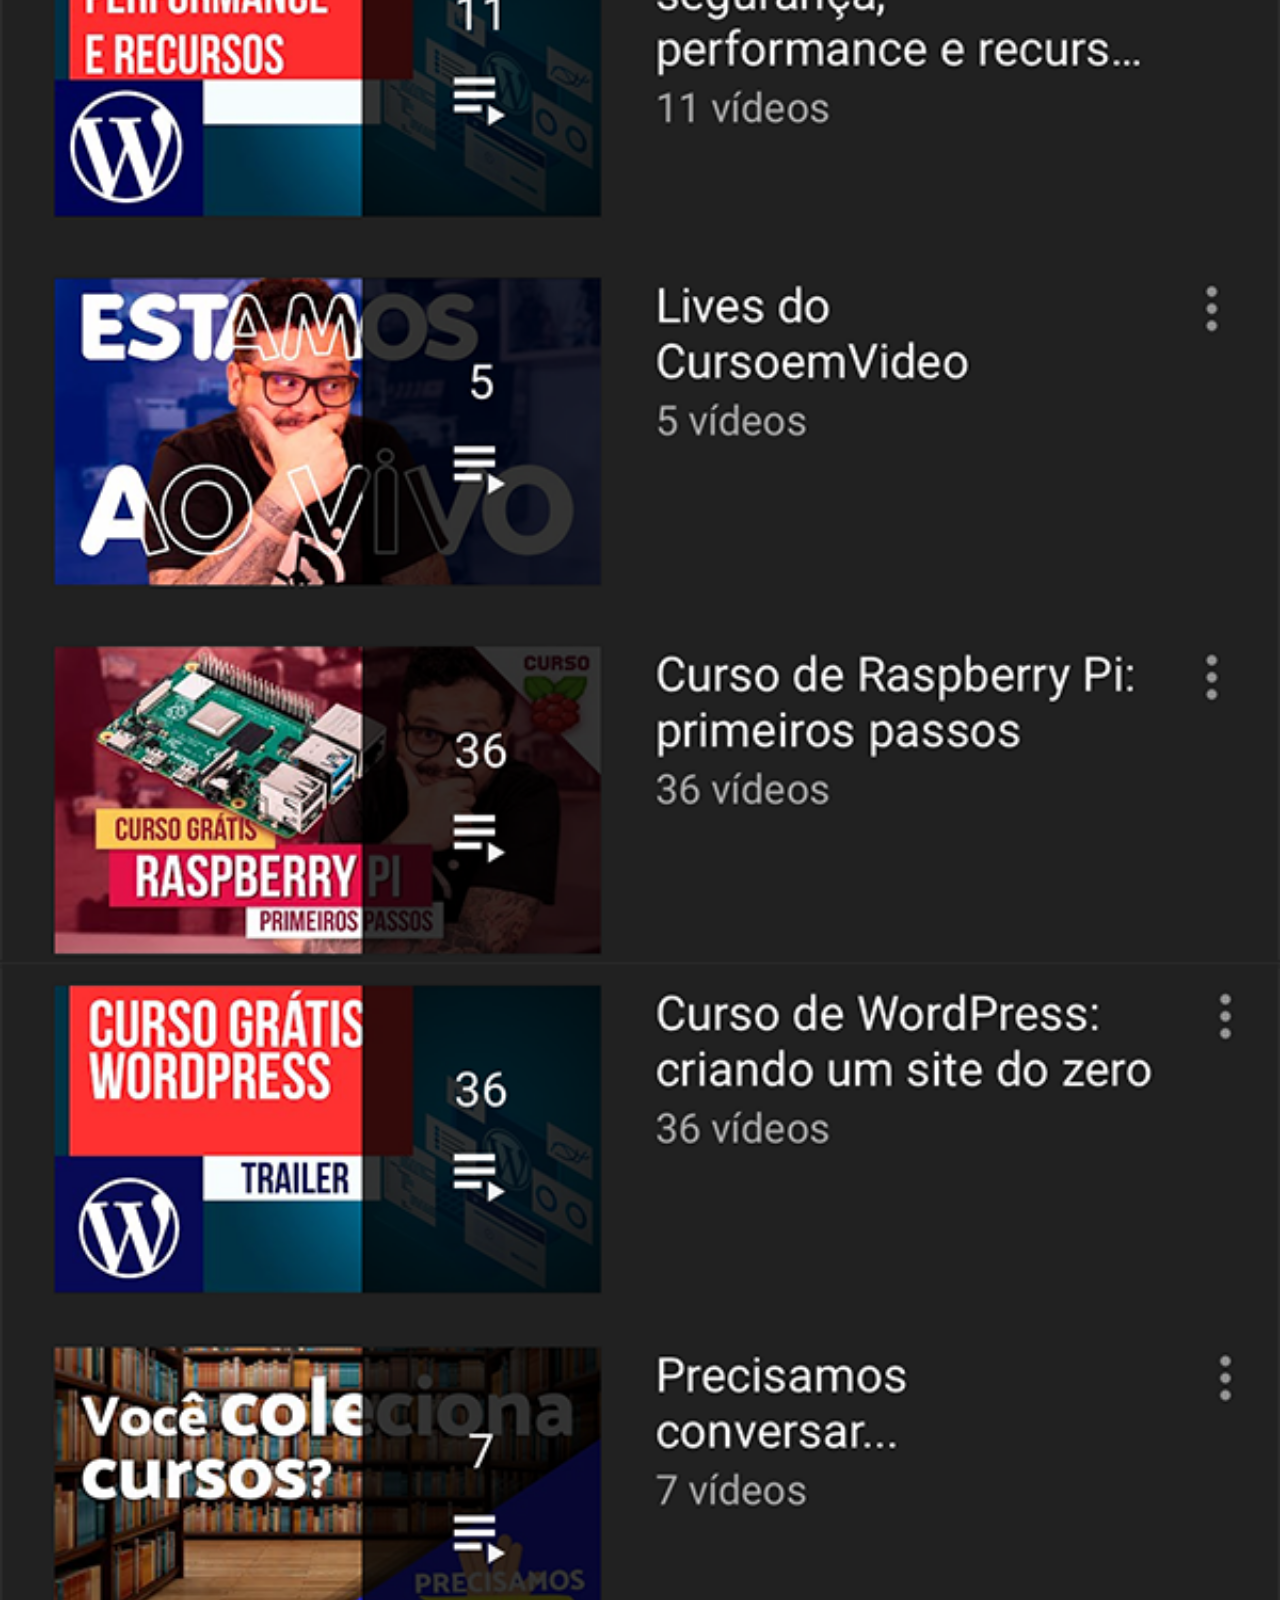
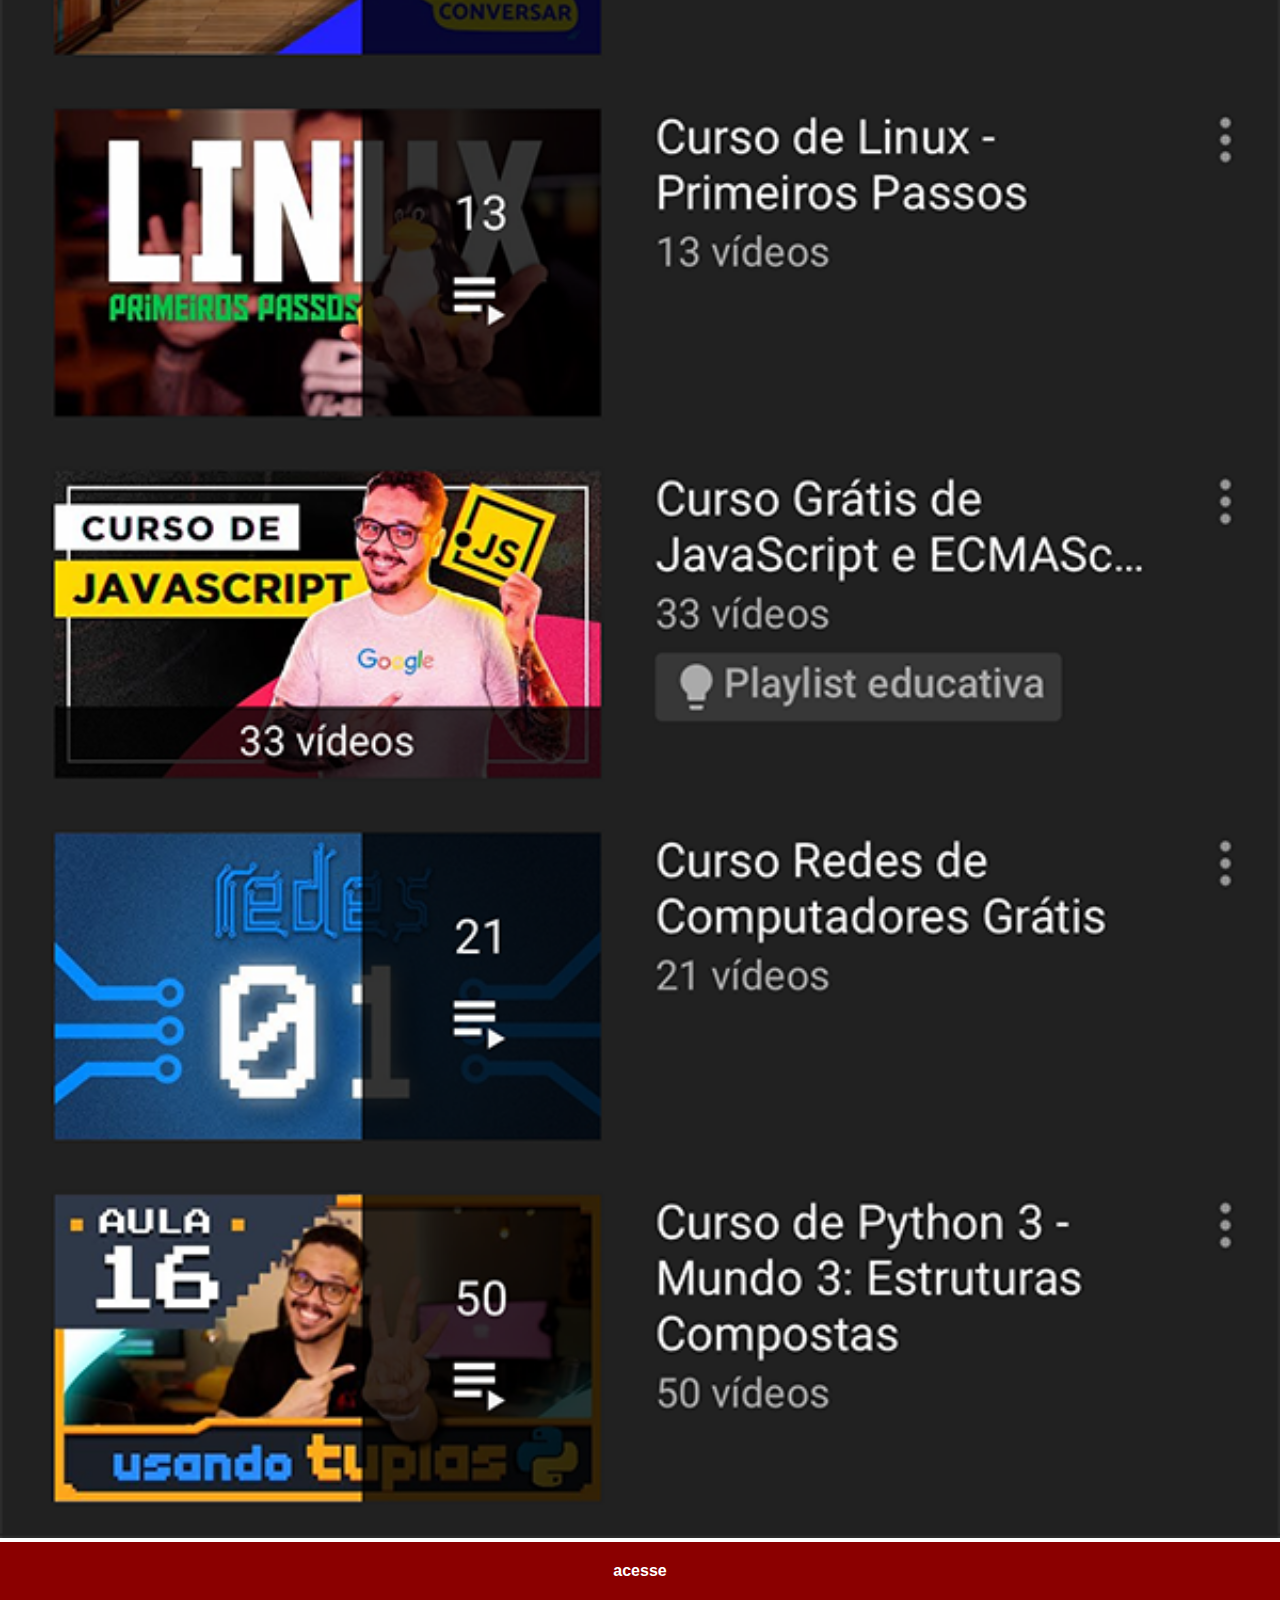
<file: youtube.html>
<!DOCTYPE html>
<html lang="en">
<head>
    <meta charset="UTF-8">
    <meta name="viewport" content="width=device-width, initial-scale=1.0">
    <title>Document</title>
    <link rel="stylesheet" href="estilos/social.css">
</head>
<body>
    <img src="imagens/tela-youtube.png" alt=""><a href="https://www.youtube.com" target="_blank">acesse</a>
</body>
</html>
</file>
<file: estilos/style.css>
@charset "UTF-8";

*{
    margin: 0px;
    padding: 0px;
    font-family: Arial, Helvetica, sans-serif;
}

html, body{
    height: 100vh;
    width: 100vw;
    background-color: black;
}

body{
    background: url('../imagens/fundo-madeira.jpg') no-repeat top center;
    background-size: cover;
    background-attachment: fixed;
}
main{
    height: 100vh;
    position: relative;
}

section#telefone{
    position: absolute;
    top: 50%;
    left: 50%;
    transform: translate(-50%, -50%);
    
    height: 625px;
    width: 308px;
    background: url('../imagens/frame-iphone.png') no-repeat;
}

iframe#tela{
    position: relative;
    top: 82px;
    left: 25px;
    height: 467px;
    width: 263px;
}

section#redes-sociais{
    text-align: right;
}

section#redes-sociais img{
    width: 50px;
    margin: 10px;
    border-radius: 50%;
    box-shadow: 2px 2px 5px rgba(0, 0, 0, 0.227);
    box-sizing: border-box;
}

section#redes-sociais img:hover{
    border: 2px solid rgba(255, 255, 255, 0.256);
    transform: translate(-3px, -3px);
    box-shadow: 5px 5px 8px rgba(5, 139, 79, 0.335);
    transition: transform 1s, border 0.3s;
}
</file>
<file: estilos/social.css>
@charset 'UTF-8';

*{
    margin: 0px;
    padding: 0px;
    font-family: Arial, Helvetica, sans-serif;
}

::-webkit-scrollbar{
    width: 0px;
    height: 0px;
}
img{
    width: 100vw;
}

a{
    
    display: block;
    background-color: darkred;
    padding: 20px;
    text-align: center;
    font-weight: bolder;
    text-decoration: none;
    color: white;
}

a:hover{
    background-color: rgb(254, 45, 45);
}
</file>
